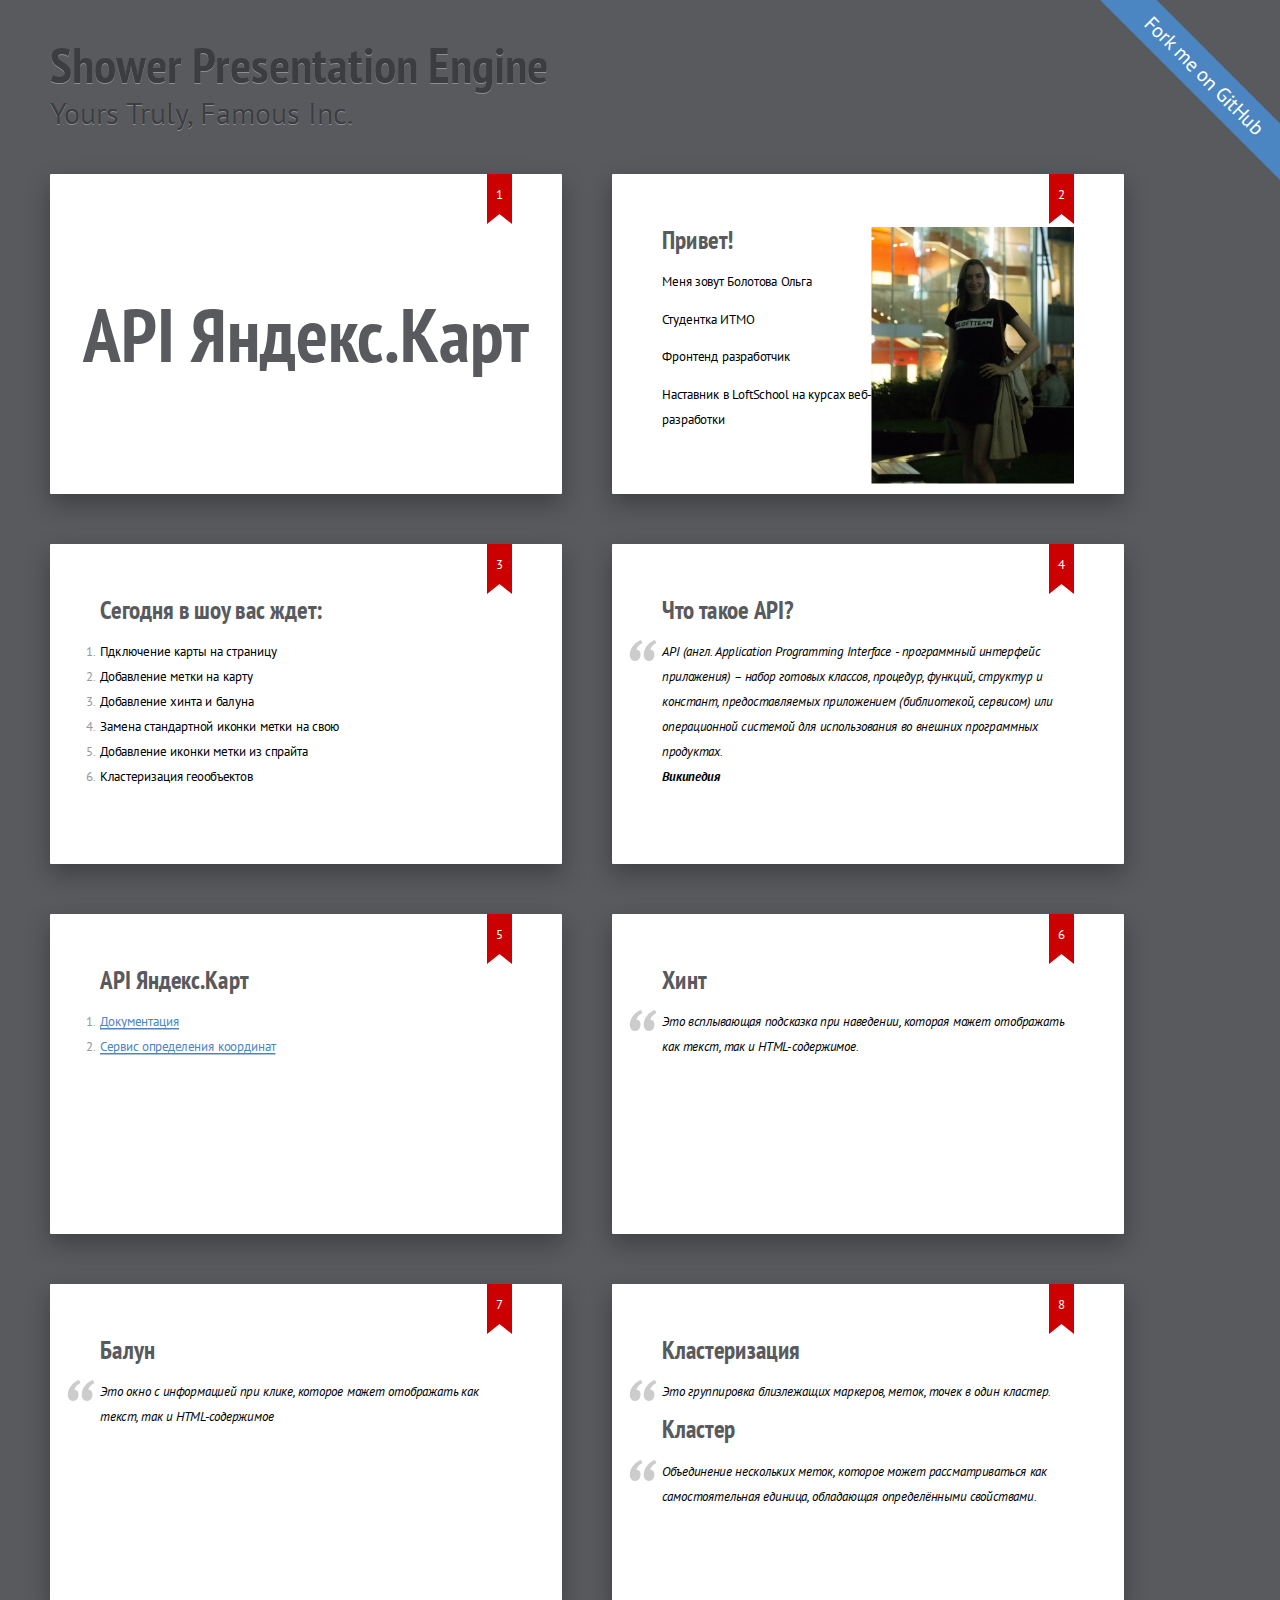
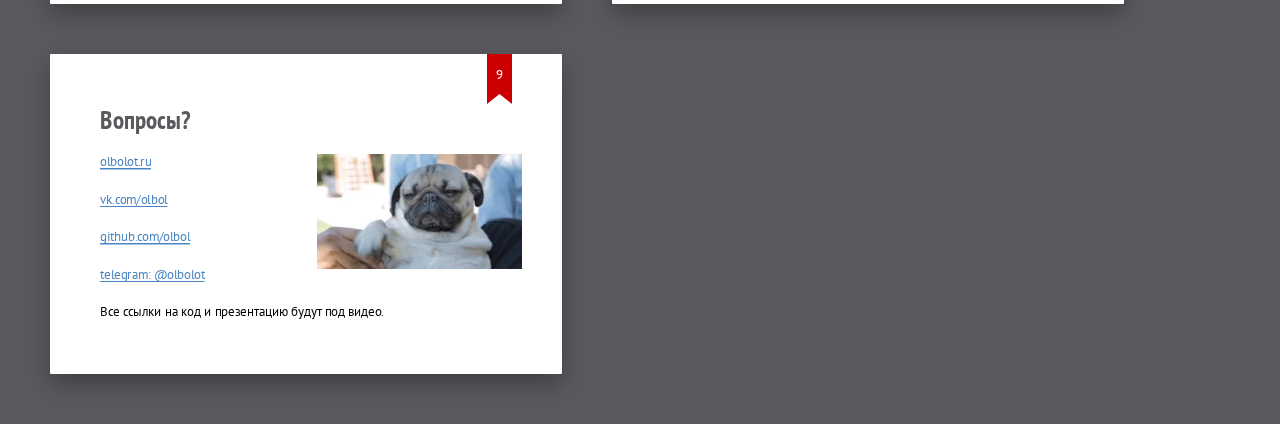
<file: presentation/index.html>
<!DOCTYPE html>
<html lang="en">
<head>
	<title>Shower Presentation Engine</title>
	<meta charset="utf-8">
	<meta http-equiv="x-ua-compatible" content="ie=edge">
	<meta name="viewport" content="width=device-width, initial-scale=1">
	<link rel="stylesheet" href="shower/themes/ribbon/styles/screen-16x10.css">
</head>
<body class="shower list">

<style>
	.olya {
		width: 405px;
		float: right;
	}
</style>

	<header class="caption">
		<h1>Shower Presentation Engine</h1>
		<p>Yours Truly, Famous Inc.</p>
	</header>

		<section class="slide">
		<h2 class="shout shrink">API Яндекс.Карт</h2>
	</section>

	<section class="slide">
	<img src="o.jpeg" alt="" class="olya">
		<h2>Привет!</h2>
		
		<p>Меня зовут Болотова Ольга</p>
		<p>Студентка ИТМО</p>
		<p>Фронтенд разработчик</p>
		<p>Наставник в LoftSchool на курсах веб-разработки</p>
		
	</section>

	<section class="slide">
		<h2>Сегодня в шоу вас ждет:</h2>
		<ol>
			<li>Пдключение карты на страницу</li>
			<li>Добавление метки на карту</li>
			<li>Добавление хинта и балуна</li>
			<li>Замена стандартной иконки метки на свою</li>
			<li>Добавление иконки метки из спрайта</li>
			<li>Кластеризация геообъектов</li>
		</ol>
	</section>

	<section class="slide">
		<h2>Что такое API?</h2>
		<figure>
			<blockquote>
				<p>API (англ. Application Programming Interface - программный интерфейс приложения) – набор готовых классов, процедур, функций, структур и констант, предоставляемых приложением (библиотекой, сервисом) или операционной системой для использования во внешних программных продуктах.</p>
			</blockquote>
			<figcaption>Википедия</figcaption>
		</figure>
	</section>

	<section class="slide">
		<h2>API Яндекс.Карт</h2>
		<ol>
			<li><a href="https://tech.yandex.ru/maps/doc/jsapi/2.1/quick-start/tasks/quick-start-docpage/#problems">Документация</a></li>
			<li class="next"><a href="http://dimik.github.io/ymaps/examples/location-tool/">Сервис определения координат</a></li>
		</ol>
	</section>

	<section class="slide">
		<h2>Хинт</h2>
		<figure>
			<blockquote>
				<p>
				Это всплывающая подсказка при наведении, которая может отображать как текст, так и HTML-содержимое.</p>
			</blockquote>
		</figure>
	</section>

	<section class="slide">
		<h2>Балун</h2>
		<figure>
			<blockquote>
				<p>Это окно с информацией при клике, которое может отображать как текст, так и HTML-содержимое	</p>		</blockquote>
		</figure>
	</section>

	<section class="slide">
		<h2>Кластеризация</h2>
		<figure>
			<blockquote>
				<p>Это группировка близлежащих маркеров, меток, точек в один кластер.	</p>		</blockquote>
		</figure>

		<h2>Кластер</h2>
		<figure>
			<blockquote>
				<p>Объединение нескольких меток, которое может рассматриваться как самостоятельная единица, обладающая определёнными свойствами. </p>		</blockquote>
		</figure>
	</section>


	<section class="slide">
		<h2>Вопросы?</h2>
		<p>
			<a href="http://olbolot.ru">olbolot.ru</a>
		</p>
		<p>
			<a href="https://vk.com/olbol">vk.com/olbol</a>
		</p>
		<p>
			<a href="https://github.com/olbol">github.com/olbol</a>
		</p>
		<p>
			<a href="https://web.telegram.org/#/im?p=@olbolot">telegram: @olbolot</a>
		</p>
		<video class="" src="pictures/bye.mov" autoplay loop></video>

		<style>
			video {
				position: absolute;
				width: 40%;
				right: 80px;
				top: 200px;
			}
		</style>
		<p>Все ссылки на код и презентацию будут под видео.</p>
		
	</section>

	

	<footer class="badge">
		<a href="https://github.com/shower/shower">Fork me on GitHub</a>
	</footer>

	<div class="progress"></div>

	<script src="shower/shower.min.js"></script>
	<!-- Copyright © 2017 Yours Truly, Famous Inc. -->

</body>
</html>
</file>
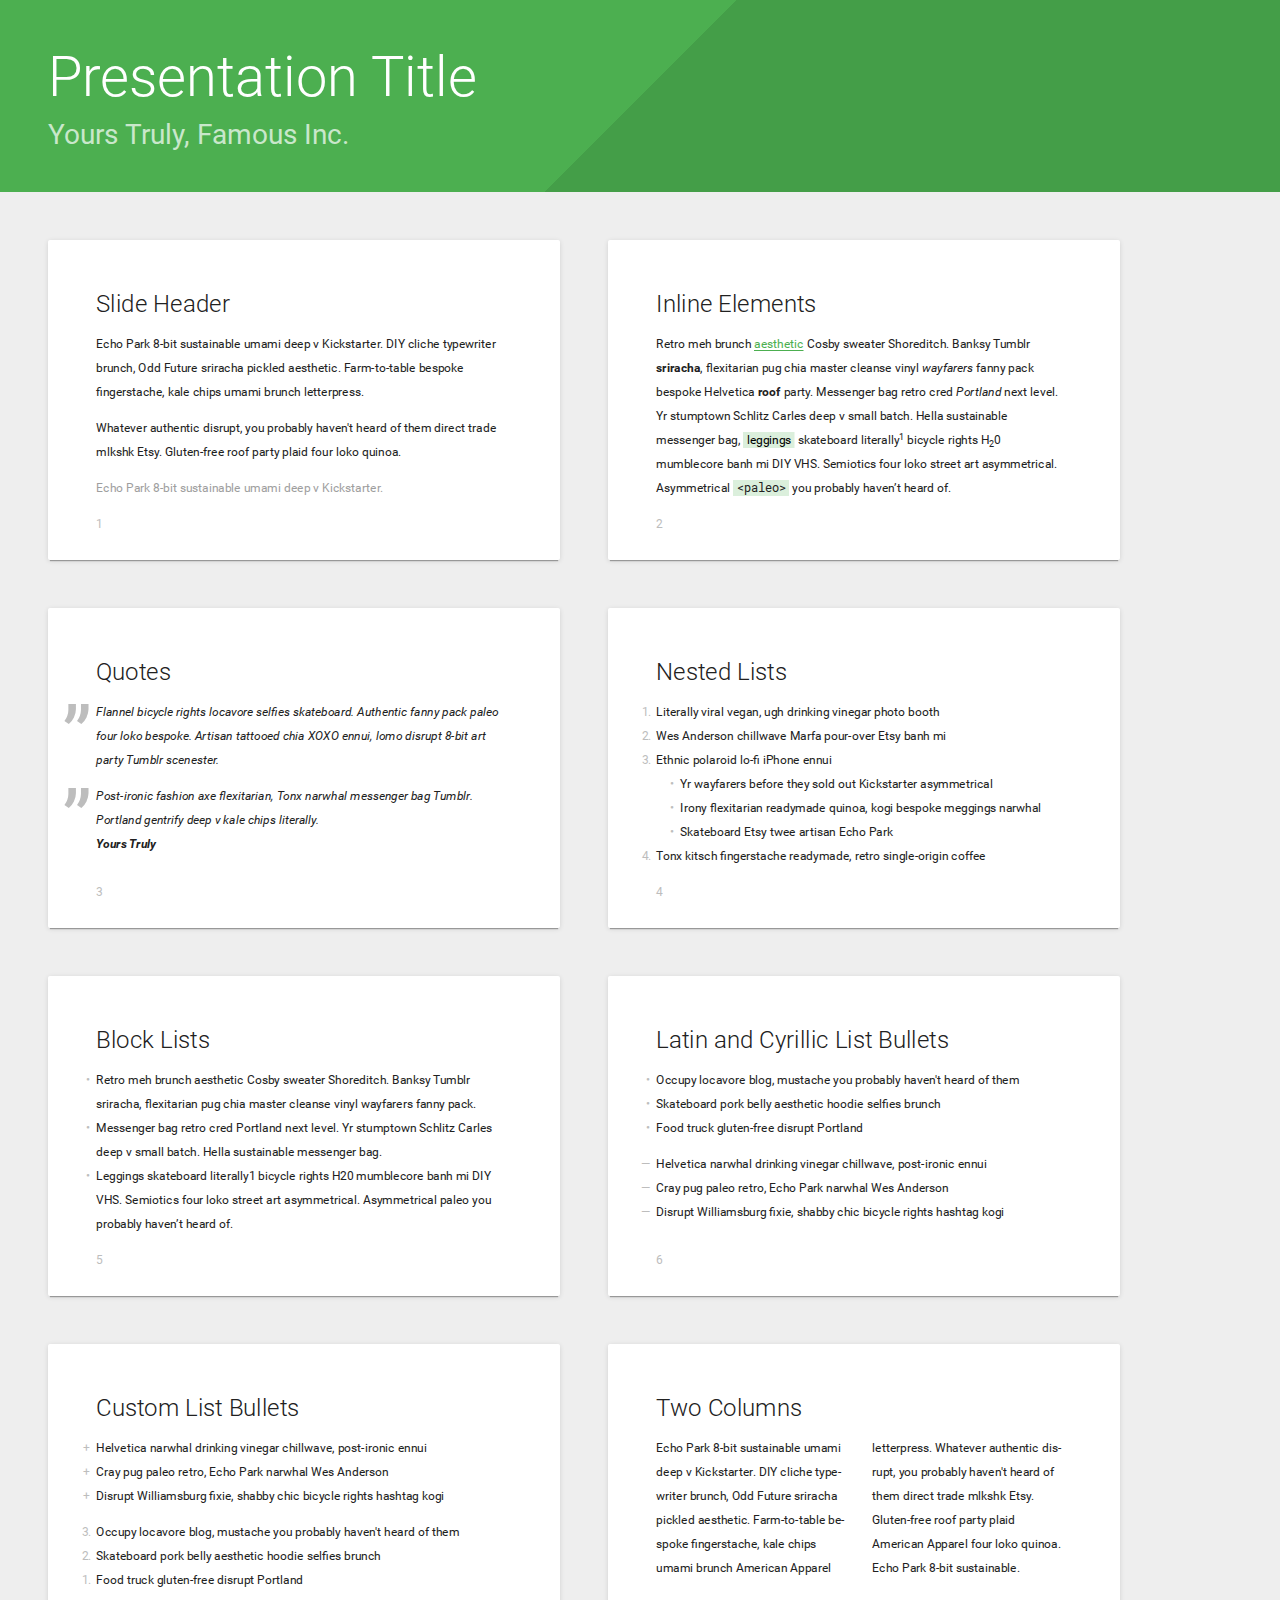
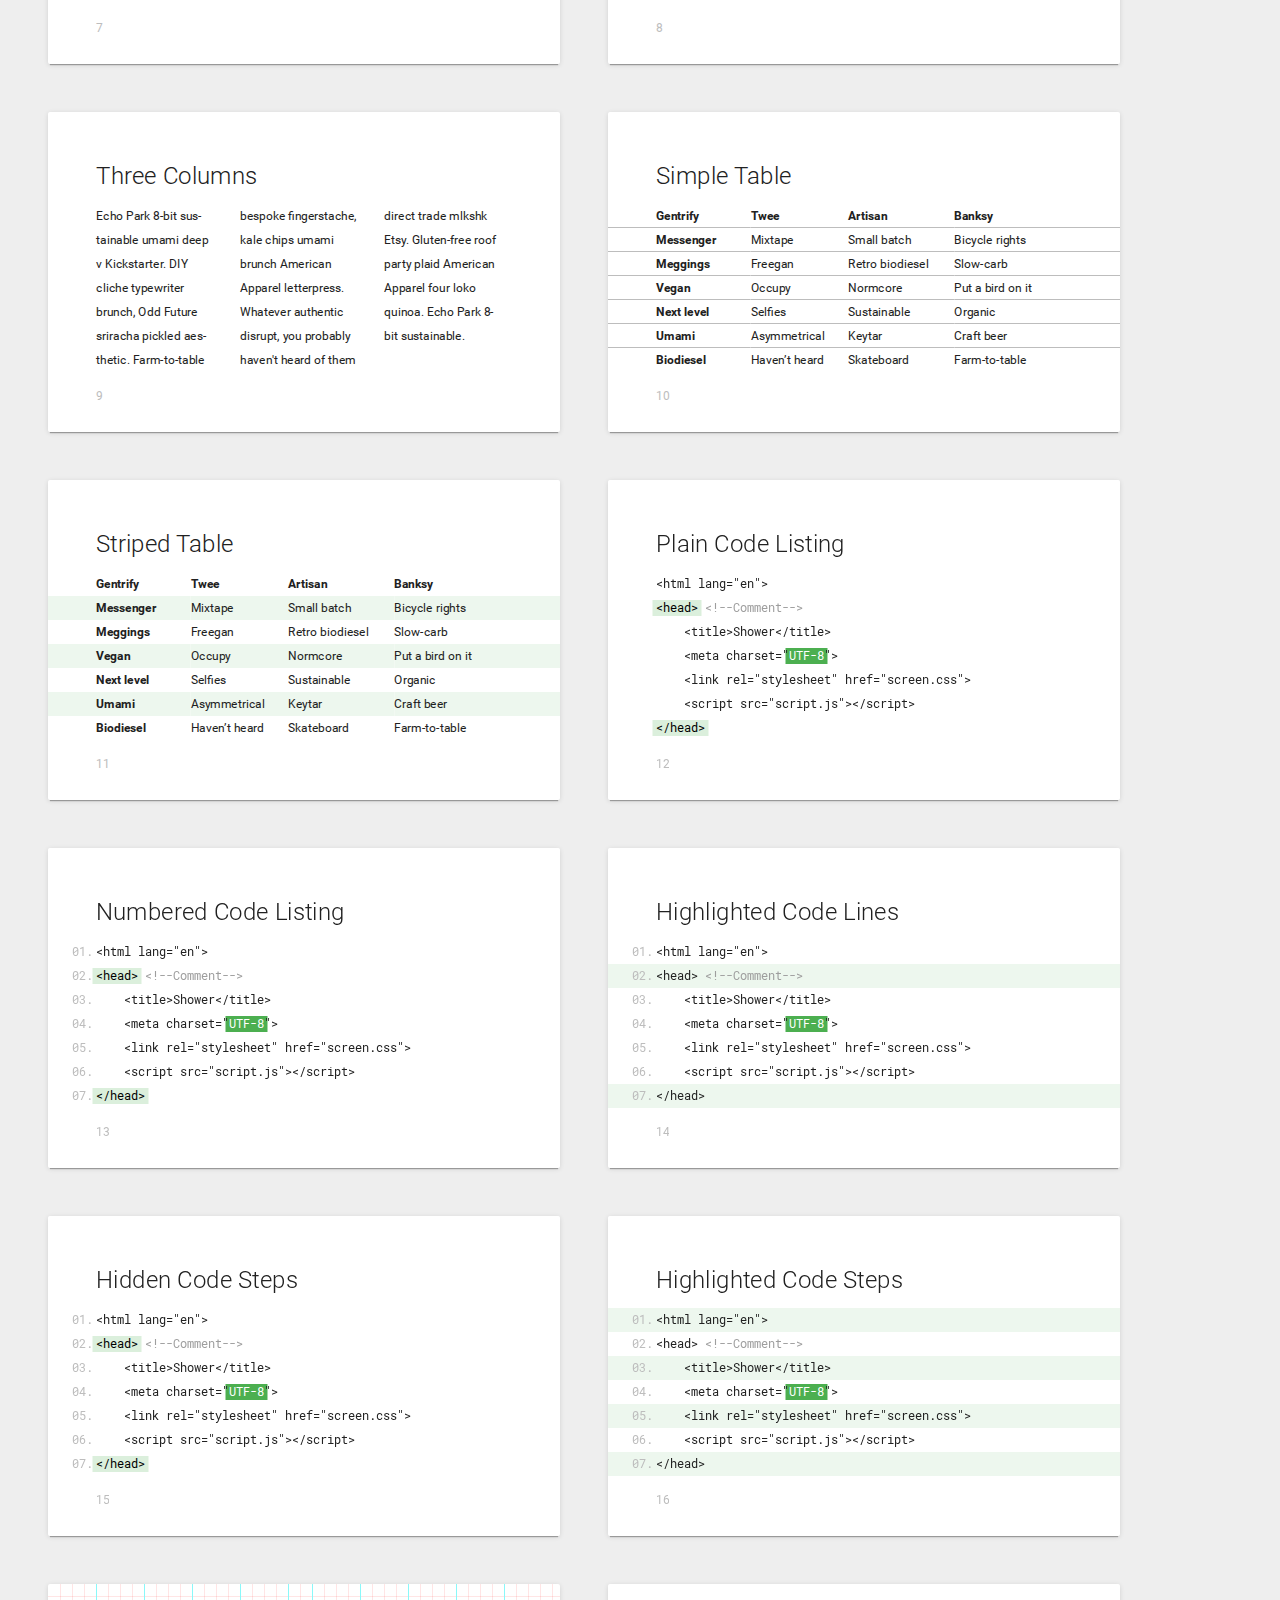
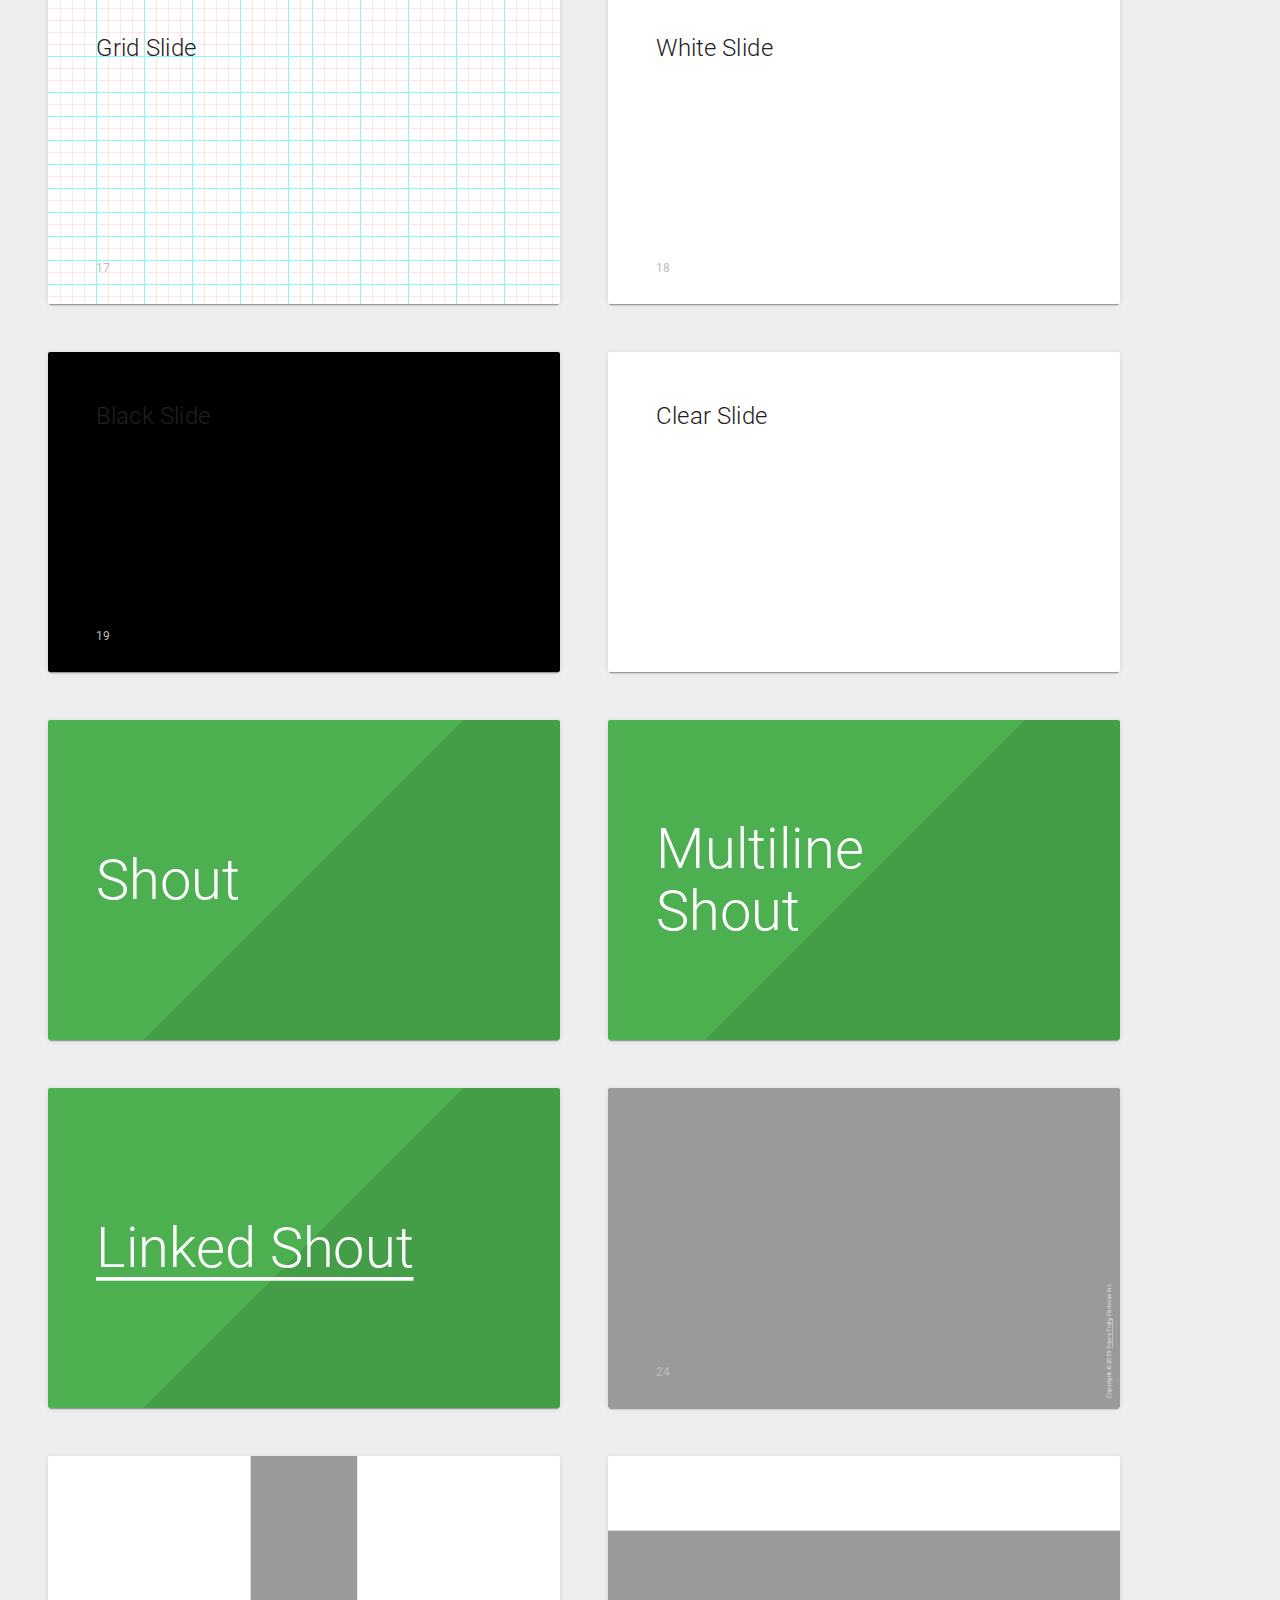
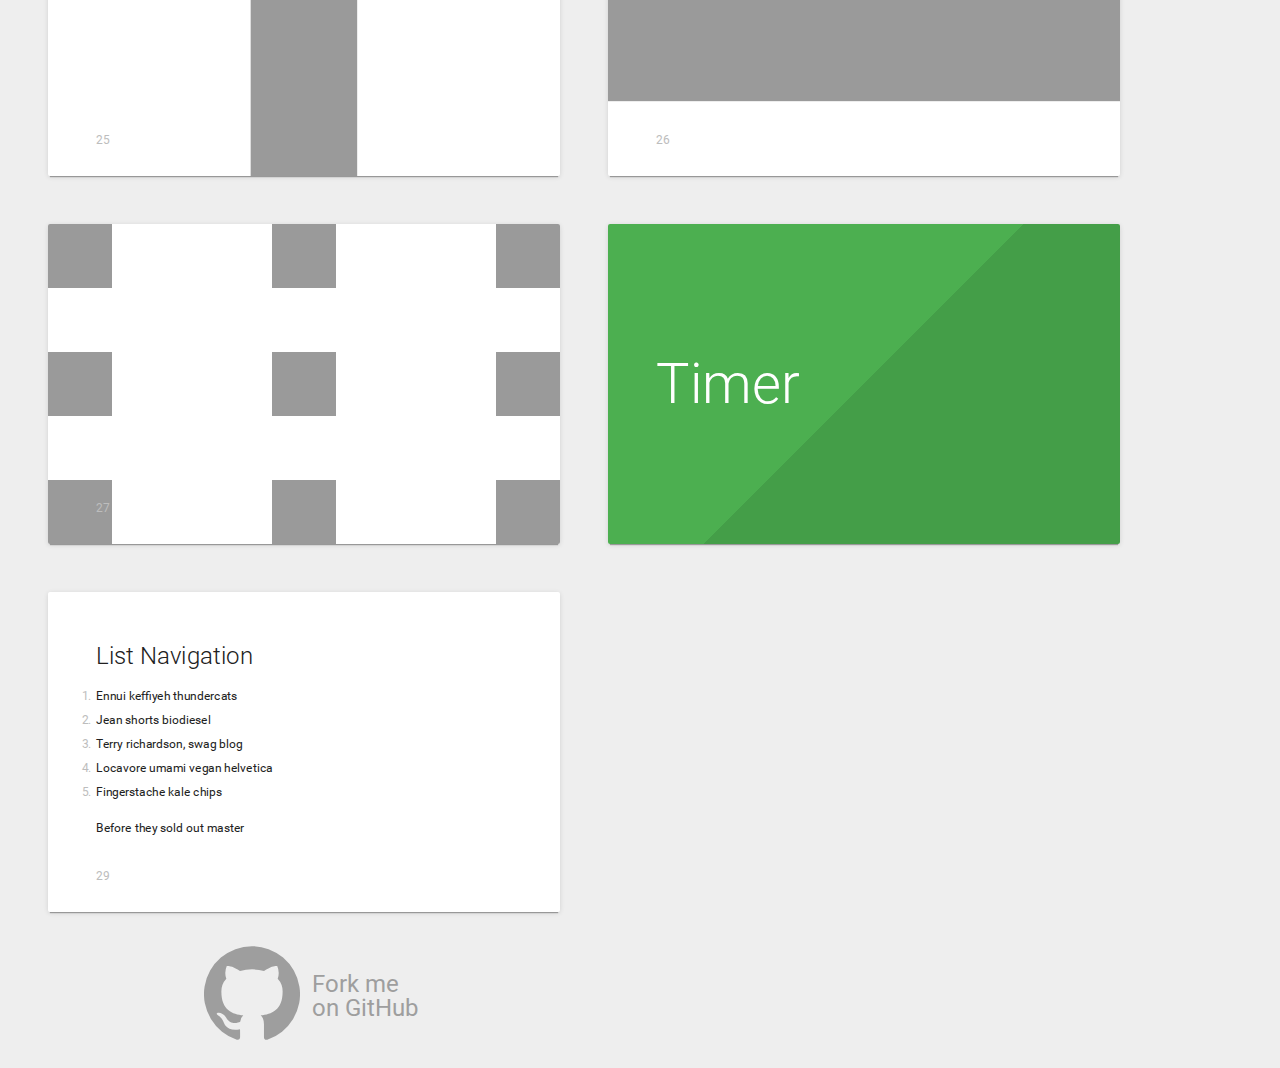
<file: presentation/shower/themes/material/index.html>
<!DOCTYPE html>
<html lang="en">
<head>
	<title>Material theme for Shower</title>
	<meta charset="utf-8">
	<meta http-equiv="x-ua-compatible" content="ie=edge">
	<meta name="viewport" content="width=device-width, initial-scale=1, maximum-scale=1">
	<link rel="stylesheet" href="styles/screen-16x10.css">
</head>
<body class="shower list">
	<header class="caption">
		<h1>Presentation Title</h1>
		<p><a href="">Yours Truly</a>, Famous Inc.</p>
	</header>
	<section class="slide">
		<h2>Slide Header</h2>
		<p>Echo Park 8-bit sustainable umami deep v Kickstarter. DIY cliche typewriter brunch, Odd Future sriracha pickled aesthetic. Farm-to-table bespoke fingerstache, kale chips umami brunch letterpress.</p>
		<p>Whatever authentic disrupt, you probably haven't heard of them direct trade mlkshk Etsy. Gluten-free roof party plaid four loko quinoa.</p>
		<p class="note">Echo Park 8-bit sustainable umami deep v Kickstarter.</p>
	</section>
	<section class="slide">
		<h2>Inline Elements</h2>
		<p>Retro meh brunch <a href="">aesthetic</a> Cosby sweater Shoreditch. Banksy Tumblr <strong>sriracha</strong>, flexitarian pug chia master cleanse vinyl <em>wayfarers</em> fanny pack bespoke Helvetica <b>roof</b> party. Messenger bag retro cred <i>Portland</i> next level. Yr stumptown Schlitz Carles deep v small batch. Hella sustainable messenger bag, <mark>leggings</mark> skateboard literally<sup>1</sup> bicycle rights H<sub>2</sub>0 mumblecore banh mi DIY VHS. Semiotics four loko street art asymmetrical. Asymmetrical <code>&lt;paleo&gt;</code> you probably haven’t heard of.</p>
		<footer class="footer">
			<p>Retro meh brunch <a href="">aesthetic</a> Cosby sweater Shoreditch. Banksy Tumblr <strong>sriracha</strong>, flexitarian pug chia master cleanse vinyl <em>wayfarers</em> fanny pack bespoke Helvetica <b>roof</b> party. Messenger bag retro cred <i>Portland</i> next level. Yr stumptown Schlitz Carles deep v small batch. Hella sustainable messenger bag, <mark>leggings</mark> skateboard literally<sup>1</sup> bicycle rights H<sub>2</sub>0 mumblecore banh mi DIY VHS. Semiotics four loko street art asymmetrical. Asymmetrical <code>&lt;paleo&gt;</code> you probably haven’t heard of.</p>
		</footer>
	</section>
	<section class="slide">
		<h2>Quotes</h2>
		<blockquote>
			<p>Flannel bicycle rights locavore selfies skateboard. Authentic fanny pack paleo four loko bespoke. Artisan tattooed chia XOXO ennui, lomo disrupt 8-bit art party Tumblr scenester.</p>
		</blockquote>
		<figure>
			<blockquote>
				<p>Post-ironic fashion axe flexitarian, Tonx narwhal messenger bag Tumblr. Portland gentrify deep v kale chips literally.</p>
			</blockquote>
			<figcaption>Yours Truly</figcaption>
		</figure>
	</section>
	<section class="slide">
		<h2>Nested Lists</h2>
		<ol>
			<li>Literally viral vegan, ugh drinking vinegar photo booth</li>
			<li>Wes Anderson chillwave Marfa pour-over Etsy banh mi</li>
			<li>Ethnic polaroid lo-fi iPhone ennui
				<ul>
					<li>Yr wayfarers before they sold out Kickstarter asymmetrical</li>
					<li>Irony flexitarian readymade quinoa, kogi bespoke meggings narwhal</li>
					<li>Skateboard Etsy twee artisan Echo Park</li>
				</ul>
			</li>
			<li>Tonx kitsch fingerstache readymade, retro single-origin coffee</li>
		</ol>
	</section>
	<section class="slide">
		<h2>Block Lists</h2>
		<ul>
			<li>Retro meh brunch aesthetic Cosby sweater Shoreditch. Banksy Tumblr sriracha, flexitarian pug chia master cleanse vinyl wayfarers fanny pack.</li>
			<li>Messenger bag retro cred Portland next level. Yr stumptown Schlitz Carles deep v small batch. Hella sustainable messenger bag.</li>
			<li>Leggings skateboard literally1 bicycle rights H20 mumblecore banh mi DIY VHS. Semiotics four loko street art asymmetrical. Asymmetrical paleo you probably haven’t heard of.</li>
		</ul>
	</section>
	<section class="slide">
		<h2>Latin and Cyrillic List Bullets</h2>
		<ul lang="en">
			<li>Occupy locavore blog, mustache you probably haven't heard of them</li>
			<li>Skateboard pork belly aesthetic hoodie selfies brunch</li>
			<li>Food truck gluten-free disrupt Portland</li>
		</ul>
		<ul lang="ru">
			<li>Helvetica narwhal drinking vinegar chillwave, post-ironic ennui</li>
			<li>Cray pug paleo retro, Echo Park narwhal Wes Anderson</li>
			<li>Disrupt Williamsburg fixie, shabby chic bicycle rights hashtag kogi</li>
		</ul>
	</section>
	<section class="slide">
		<h2>Custom List Bullets</h2>
		<ul>
			<li value="+">Helvetica narwhal drinking vinegar chillwave, post-ironic ennui</li>
			<li value="+">Cray pug paleo retro, Echo Park narwhal Wes Anderson</li>
			<li value="+">Disrupt Williamsburg fixie, shabby chic bicycle rights hashtag kogi</li>
		</ul>
		<ol>
			<li value="3">Occupy locavore blog, mustache you probably haven't heard of them</li>
			<li value="2">Skateboard pork belly aesthetic hoodie selfies brunch</li>
			<li value="1">Food truck gluten-free disrupt Portland</li>
		</ol>
	</section>
	<section class="slide">
		<h2>Two Columns</h2>
		<p class="double">Echo Park 8-bit sustainable umami deep v Kickstarter. DIY cliche typewriter brunch, Odd Future sriracha pickled aesthetic. Farm-to-table bespoke fingerstache, kale chips umami brunch American Apparel letterpress. Whatever authentic disrupt, you probably haven't heard of them direct trade mlkshk Etsy. Gluten-free roof party plaid American Apparel four loko quinoa. Echo Park 8-bit sustainable.</p>
	</section>
	<section class="slide">
		<h2>Three Columns</h2>
		<p class="triple">Echo Park 8-bit sustainable umami deep v Kickstarter. DIY cliche typewriter brunch, Odd Future sriracha pickled aesthetic. Farm-to-table bespoke fingerstache, kale chips umami brunch American Apparel letterpress. Whatever authentic disrupt, you probably haven't heard of them direct trade mlkshk Etsy. Gluten-free roof party plaid American Apparel four loko quinoa. Echo Park 8-bit sustainable.</p>
	</section>
	<section class="slide">
		<h2>Simple Table</h2>
		<table>
		<tr>
			<th scope="col">Gentrify</th>
			<th>Twee</th>
			<th>Artisan</th>
			<th>Banksy</th>
		</tr>
		<tr>
			<th scope="row">Messenger</th>
			<td>Mixtape</td>
			<td>Small batch</td>
			<td>Bicycle rights</td>
		</tr>
		<tr>
			<th scope="row">Meggings</th>
			<td>Freegan</td>
			<td>Retro biodiesel</td>
			<td>Slow-carb</td>
		</tr>
		<tr>
			<th scope="row">Vegan</th>
			<td>Occupy</td>
			<td>Normcore</td>
			<td>Put a bird on it</td>
		</tr>
		<tr>
			<th scope="row">Next level</th>
			<td>Selfies</td>
			<td>Sustainable</td>
			<td>Organic</td>
		</tr>
		<tr>
			<th scope="row">Umami</th>
			<td>Asymmetrical</td>
			<td>Keytar</td>
			<td>Craft beer</td>
		</tr>
		<tr>
			<th scope="row">Biodiesel</th>
			<td>Haven’t heard</td>
			<td>Skateboard</td>
			<td>Farm-to-table</td>
		</tr>
		</table>
	</section>
	<section class="slide">
		<h2>Striped Table</h2>
		<table class="striped">
		<tr>
			<th scope="col">Gentrify</th>
			<th>Twee</th>
			<th>Artisan</th>
			<th>Banksy</th>
		</tr>
		<tr>
			<th scope="row">Messenger</th>
			<td>Mixtape</td>
			<td>Small batch</td>
			<td>Bicycle rights</td>
		</tr>
		<tr>
			<th scope="row">Meggings</th>
			<td>Freegan</td>
			<td>Retro biodiesel</td>
			<td>Slow-carb</td>
		</tr>
		<tr>
			<th scope="row">Vegan</th>
			<td>Occupy</td>
			<td>Normcore</td>
			<td>Put a bird on it</td>
		</tr>
		<tr>
			<th scope="row">Next level</th>
			<td>Selfies</td>
			<td>Sustainable</td>
			<td>Organic</td>
		</tr>
		<tr>
			<th scope="row">Umami</th>
			<td>Asymmetrical</td>
			<td>Keytar</td>
			<td>Craft beer</td>
		</tr>
		<tr>
			<th scope="row">Biodiesel</th>
			<td>Haven’t heard</td>
			<td>Skateboard</td>
			<td>Farm-to-table</td>
		</tr>
		</table>
	</section>
	<section class="slide">
		<h2>Plain Code Listing</h2>
		<pre><code>&lt;html lang="en"&gt;
<mark>&lt;head&gt;</mark> <span class="comment">&lt;!--Comment--&gt;</span>
	&lt;title&gt;Shower&lt;/title&gt;
	&lt;meta charset="<mark class="important">UTF-8</mark>"&gt;
	&lt;link rel="stylesheet" href="screen.css"&gt;
	&lt;script src="script.js"&gt;&lt;/script&gt;
<mark>&lt;/head&gt;</mark></code></pre>
	</section>
	<section class="slide">
		<h2>Numbered Code Listing</h2>
		<pre>
			<code>&lt;html lang="en"&gt;</code>
			<code><mark>&lt;head&gt;</mark> <span class="comment">&lt;!--Comment--&gt;</span></code>
			<code>	&lt;title&gt;Shower&lt;/title&gt;</code>
			<code>	&lt;meta charset="<mark class="important">UTF-8</mark>"&gt;</code>
			<code>	&lt;link rel="stylesheet" href="screen.css"&gt;</code>
			<code>	&lt;script src="script.js"&gt;&lt;/script&gt;</code>
			<code><mark>&lt;/head&gt;</mark></code>
		</pre>
	</section>
	<section class="slide">
		<h2>Highlighted Code Lines</h2>
		<pre>
			<code>&lt;html lang="en"&gt;</code>
			<code class="mark">&lt;head&gt; <span class="comment">&lt;!--Comment--&gt;</span></code>
			<code>	&lt;title&gt;Shower&lt;/title&gt;</code>
			<code>	&lt;meta charset="<mark class="important">UTF-8</mark>"&gt;</code>
			<code>	&lt;link rel="stylesheet" href="screen.css"&gt;</code>
			<code>	&lt;script src="script.js"&gt;&lt;/script&gt;</code>
			<code class="mark">&lt;/head&gt;</code>
		</pre>
	</section>
	<section class="slide">
		<h2>Hidden Code Steps</h2>
		<pre>
			<code class="next">&lt;html lang="en"&gt;</code>
			<code class="next"><mark>&lt;head&gt;</mark> <span class="comment">&lt;!--Comment--&gt;</span></code>
			<code class="next">	&lt;title&gt;Shower&lt;/title&gt;</code>
			<code class="next">	&lt;meta charset="<mark class="important">UTF-8</mark>"&gt;</code>
			<code class="next">	&lt;link rel="stylesheet" href="screen.css"&gt;</code>
			<code class="next">	&lt;script src="script.js"&gt;&lt;/script&gt;</code>
			<code class="next"><mark>&lt;/head&gt;</mark></code>
		</pre>
	</section>
	<section class="slide">
		<h2>Highlighted Code Steps</h2>
		<pre>
			<code class="mark next">&lt;html lang="en"&gt;</code>
			<code>&lt;head&gt; <span class="comment">&lt;!--Comment--&gt;</span></code>
			<code class="mark next">	&lt;title&gt;Shower&lt;/title&gt;</code>
			<code>	&lt;meta charset="<mark class="important">UTF-8</mark>"&gt;</code>
			<code class="mark next">	&lt;link rel="stylesheet" href="screen.css"&gt;</code>
			<code>	&lt;script src="script.js"&gt;&lt;/script&gt;</code>
			<code class="mark next">&lt;/head&gt;</code>
		</pre>
	</section>
	<section class="slide grid">
		<h2>Grid Slide</h2>
	</section>
	<section class="slide white">
		<h2>White Slide</h2>
	</section>
	<section class="slide black">
		<h2>Black Slide</h2>
	</section>
	<section class="slide clear">
		<h2>Clear Slide</h2>
	</section>
	<section class="slide">
		<h2 class="shout">Shout</h2>
	</section>
	<section class="slide">
		<h2 class="shout">Multiline<br>Shout</h2>
	</section>
	<section class="slide">
		<h2 class="shout"><a href="">Linked Shout</a></h2>
	</section>
	<section class="slide">
		<figure>
			<img class="cover" src="pictures/exact.png" alt="">
			<figcaption class="white">Copyright © 2015 <a href="">Yours Truly</a>, Famous Inc.</figcaption>
		</figure>
	</section>
	<section class="slide">
		<img class="cover" src="pictures/tall.png" alt="">
	</section>
	<section class="slide">
		<img class="cover" src="pictures/wide.png" alt="">
	</section>
	<section class="slide white">
		<img class="place top left" src="pictures/square.png" alt="">
		<img class="place top" src="pictures/square.png" alt="">
		<img class="place top right" src="pictures/square.png" alt="">
		<img class="place left" src="pictures/square.png" alt="">
		<img class="place" src="pictures/square.png" alt="">
		<img class="place right" src="pictures/square.png" alt="">
		<img class="place bottom left" src="pictures/square.png" alt="">
		<img class="place bottom" src="pictures/square.png" alt="">
		<img class="place bottom right" src="pictures/square.png" alt="">
	</section>
	<section class="slide" data-timing="00:03">
		<h2 class="shout">Timer</h2>
	</section>
	<section class="slide">
		<h2>List Navigation</h2>
		<ol>
			<li>Ennui keffiyeh thundercats</li>
			<li class="next">Jean shorts biodiesel</li>
			<li class="next">Terry richardson, swag blog</li>
			<li class="next">Locavore umami vegan helvetica</li>
			<li class="next">Fingerstache kale chips</li>
		</ol>
		<p class="next">Before they sold out master</p>
	</section>
	<div class="progress"></div>
	<footer class="badge">
		<a href="https://github.com/shower/shower">
			<svg viewBox="0 0 81 79" aria-hidden="true">
				<path d="M40.5 0a40.5 40.5 0 0 0-12.8 78.93c2 .37 2.76-.88 2.76-2s0-3.51-.05-6.89c-11.27 2.45-13.64-5.43-13.64-5.43-1.84-4.68-4.5-5.92-4.5-5.92-3.68-2.51.28-2.46.28-2.46 4.06.29 6.2 4.17 6.2 4.17 3.61 6.19 9.48 4.4 11.79 3.37a8.65 8.65 0 0 1 2.57-5.41c-9-1-18.45-4.5-18.45-20a15.65 15.65 0 0 1 4.17-10.87 14.57 14.57 0 0 1 .4-10.72s3.4-1.09 11.14 4.15a38.39 38.39 0 0 1 20.28 0c7.73-5.24 11.13-4.15 11.13-4.15a14.55 14.55 0 0 1 .4 10.72 15.63 15.63 0 0 1 4.16 10.87c0 15.56-9.47 19-18.49 20 1.45 1.25 2.75 3.72 2.75 7.5v11.11c0 1.08.73 2.34 2.78 1.95A40.51 40.51 0 0 0 40.5 0z"/>
			</svg>
			Fork me<br>on GitHub
		</a>
	</footer>
	<script src="../../shower.min.js"></script>
	<!-- Copyright © 2016 Yours Truly, Famous Inc. -->
</body>
</html>
</file>
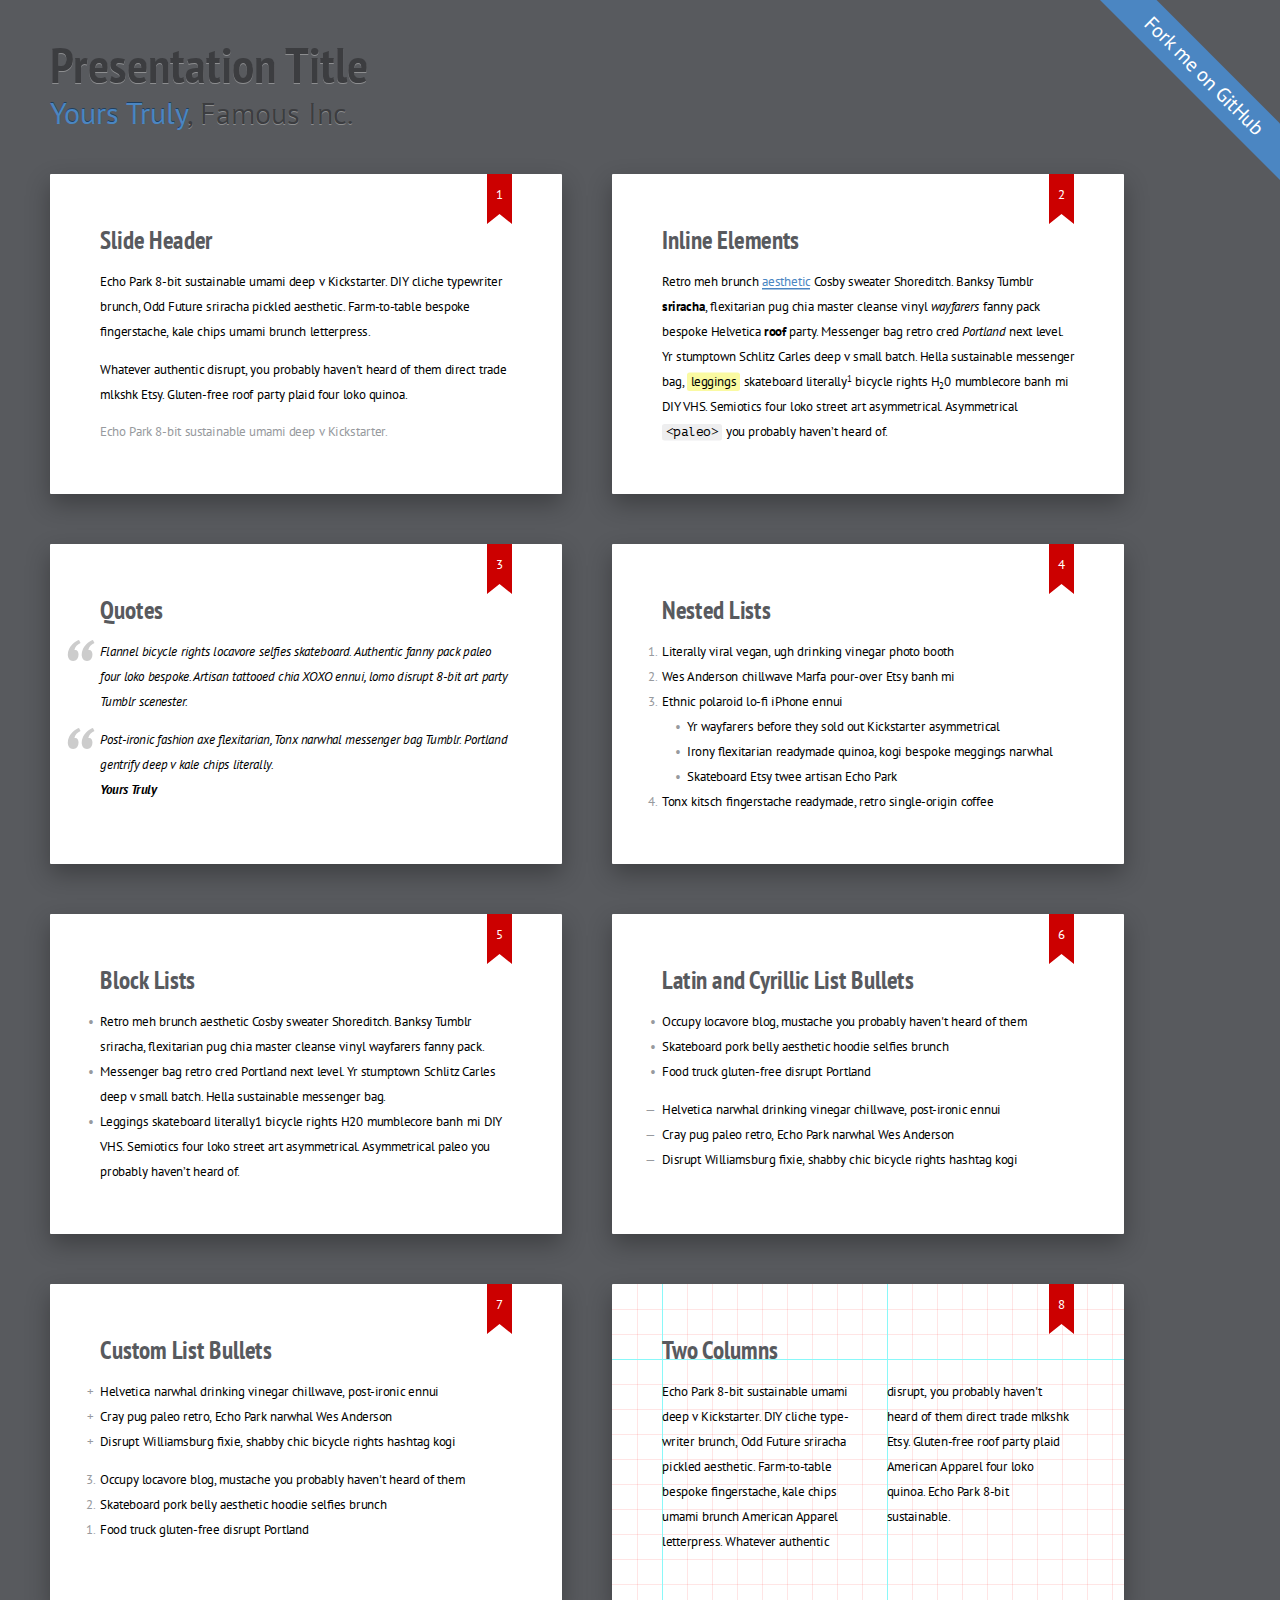
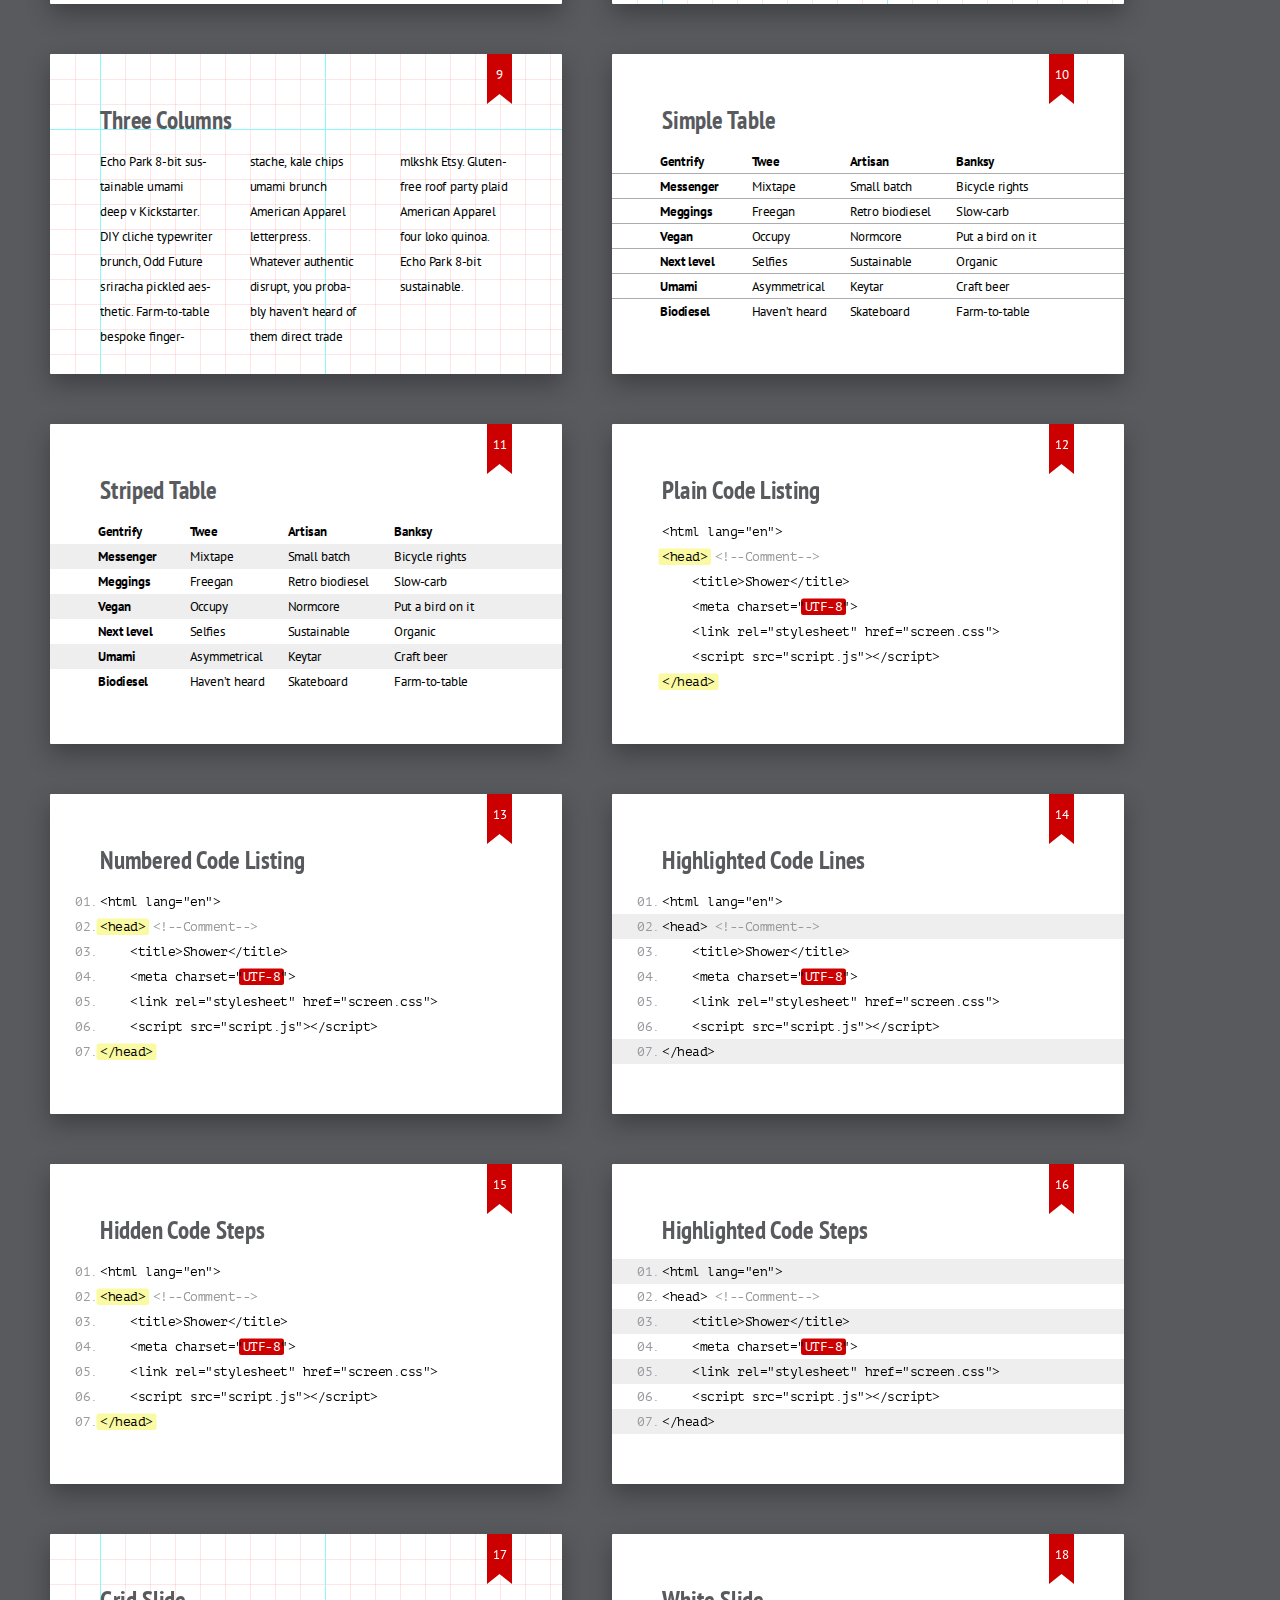
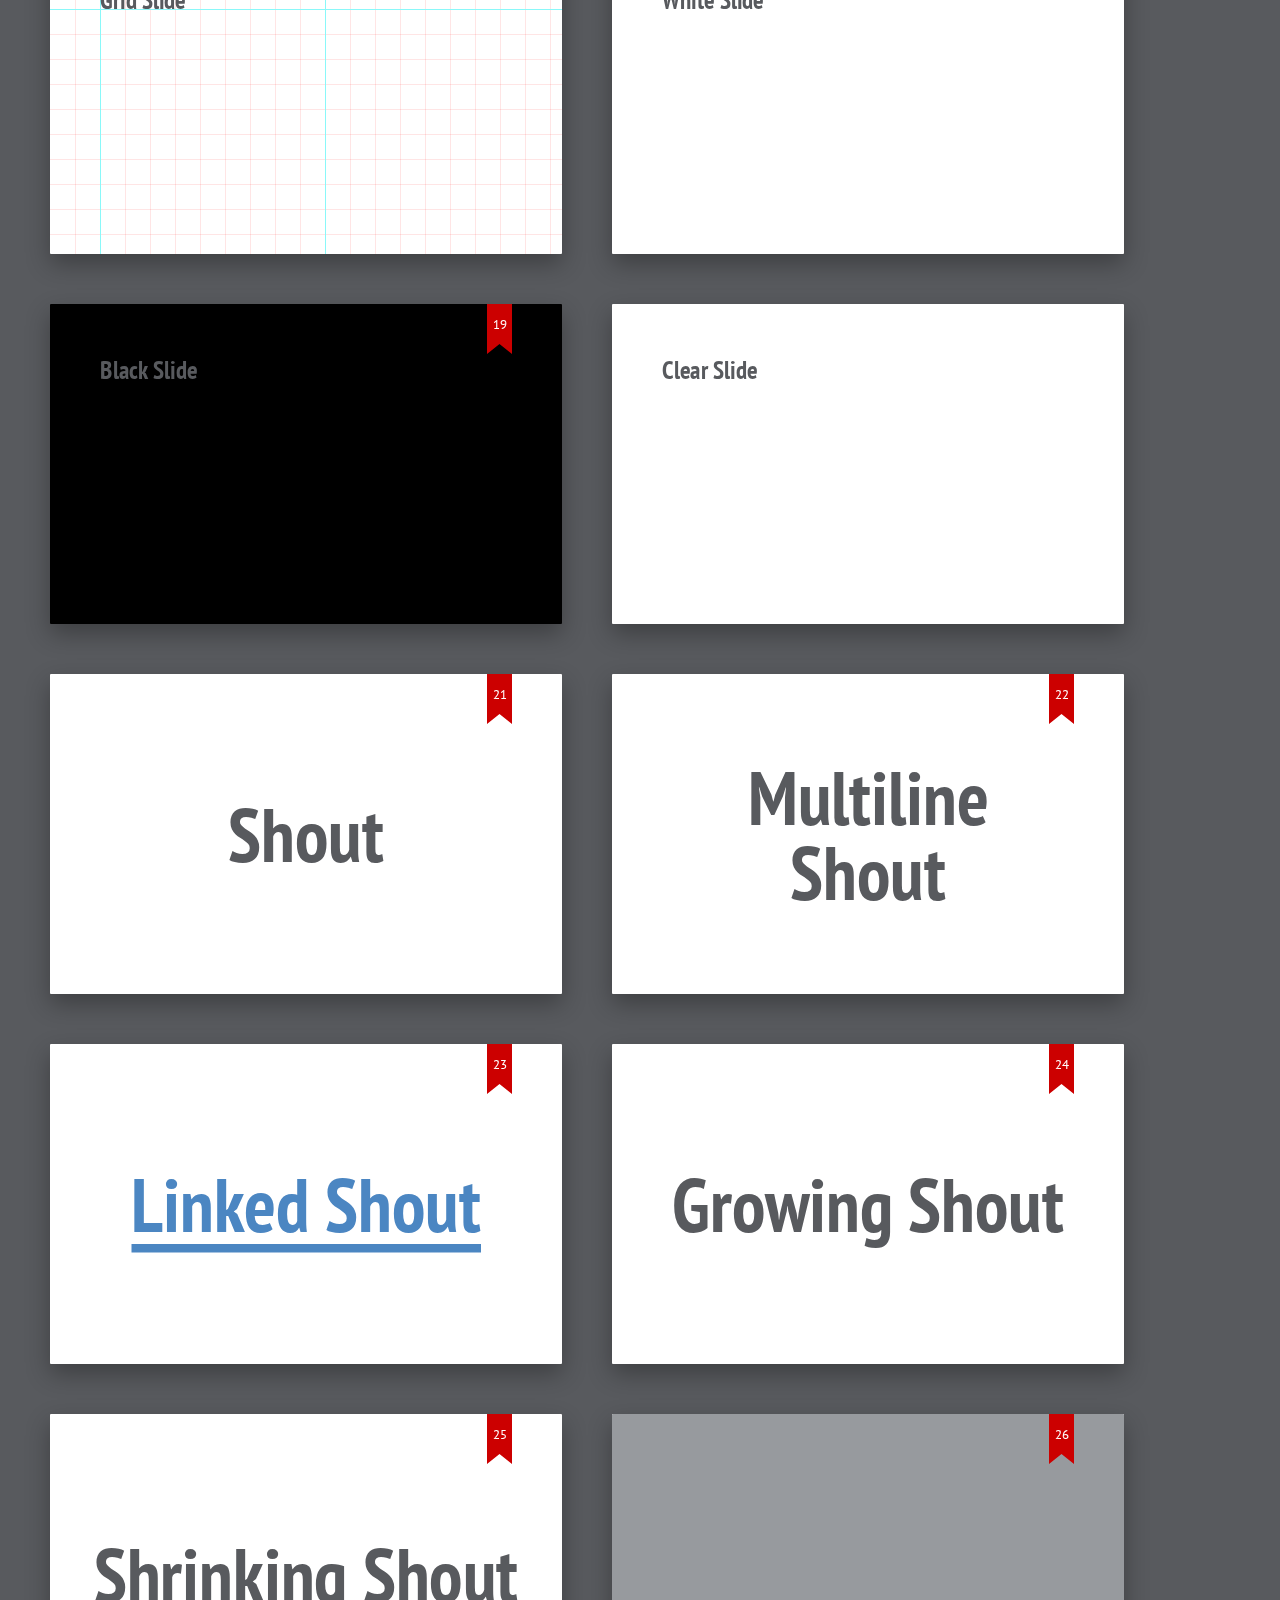
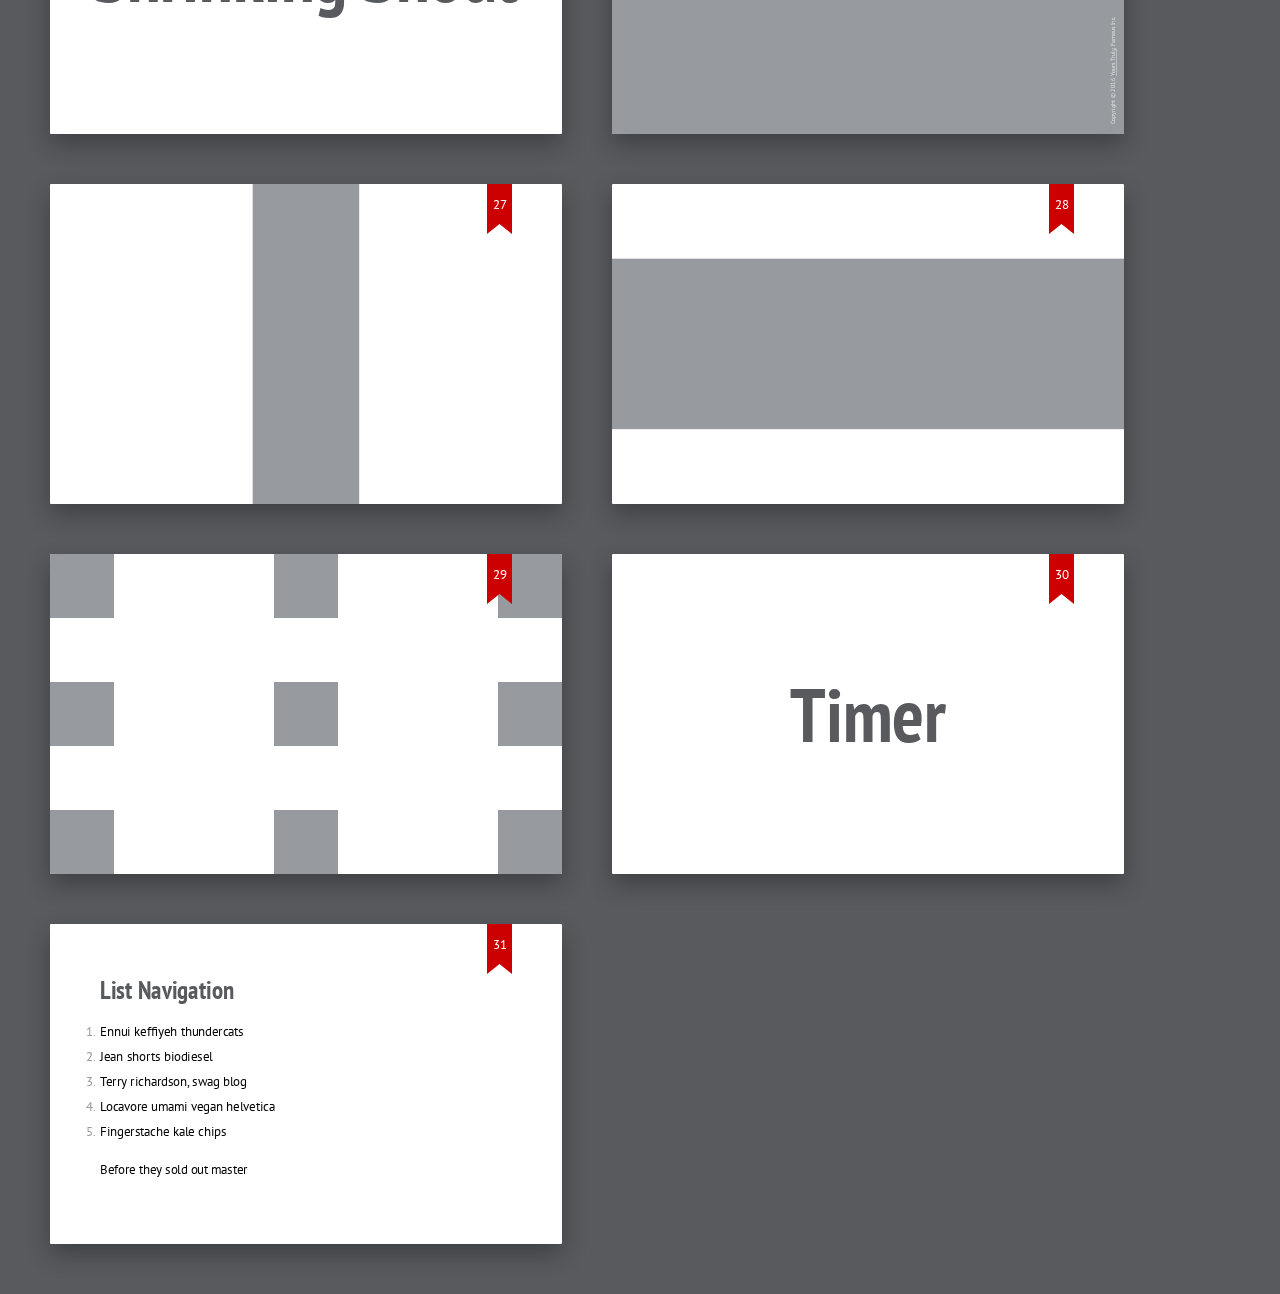
<file: presentation/shower/themes/ribbon/index.html>
<!DOCTYPE html>
<html lang="en">
<head>
	<title>Ribbon theme for Shower</title>
	<meta charset="utf-8">
	<meta http-equiv="x-ua-compatible" content="ie=edge">
	<meta name="viewport" content="width=device-width, initial-scale=1, maximum-scale=1">
	<link rel="stylesheet" href="styles/screen-16x10.css">
</head>
<body class="shower list">
	<header class="caption">
		<h1>Presentation Title</h1>
		<p><a href="">Yours Truly</a>, Famous Inc.</p>
	</header>
	<section class="slide">
		<h2>Slide Header</h2>
		<p>Echo Park 8-bit sustainable umami deep v Kickstarter. DIY cliche typewriter brunch, Odd Future sriracha pickled aesthetic. Farm-to-table bespoke fingerstache, kale chips umami brunch letterpress.</p>
		<p>Whatever authentic disrupt, you probably haven't heard of them direct trade mlkshk Etsy. Gluten-free roof party plaid four loko quinoa.</p>
		<p class="note">Echo Park 8-bit sustainable umami deep v Kickstarter.</p>
	</section>
	<section class="slide">
		<h2>Inline Elements</h2>
		<p>Retro meh brunch <a href="">aesthetic</a> Cosby sweater Shoreditch. Banksy Tumblr <strong>sriracha</strong>, flexitarian pug chia master cleanse vinyl <em>wayfarers</em> fanny pack bespoke Helvetica <b>roof</b> party. Messenger bag retro cred <i>Portland</i> next level. Yr stumptown Schlitz Carles deep v small batch. Hella sustainable messenger bag, <mark>leggings</mark> skateboard literally<sup>1</sup> bicycle rights H<sub>2</sub>0 mumblecore banh mi DIY VHS. Semiotics four loko street art asymmetrical. Asymmetrical <code>&lt;paleo&gt;</code> you probably haven’t heard of.</p>
		<footer class="footer">
			<p>Retro meh brunch <a href="">aesthetic</a> Cosby sweater Shoreditch. Banksy Tumblr <strong>sriracha</strong>, flexitarian pug chia master cleanse vinyl <em>wayfarers</em> fanny pack bespoke Helvetica <b>roof</b> party. Messenger bag retro cred <i>Portland</i> next level. Yr stumptown Schlitz Carles deep v small batch. Hella sustainable messenger bag, <mark>leggings</mark> skateboard literally<sup>1</sup> bicycle rights H<sub>2</sub>0 mumblecore banh mi DIY VHS. Semiotics four loko street art asymmetrical. Asymmetrical <code>&lt;paleo&gt;</code> you probably haven’t heard of.</p>
		</footer>
	</section>
	<section class="slide">
		<h2>Quotes</h2>
		<blockquote>
			<p>Flannel bicycle rights locavore selfies skateboard. Authentic fanny pack paleo four loko bespoke. Artisan tattooed chia XOXO ennui, lomo disrupt 8-bit art party Tumblr scenester.</p>
		</blockquote>
		<figure>
			<blockquote>
				<p>Post-ironic fashion axe flexitarian, Tonx narwhal messenger bag Tumblr. Portland gentrify deep v kale chips literally.</p>
			</blockquote>
			<figcaption>Yours Truly</figcaption>
		</figure>
	</section>
	<section class="slide">
		<h2>Nested Lists</h2>
		<ol>
			<li>Literally viral vegan, ugh drinking vinegar photo booth</li>
			<li>Wes Anderson chillwave Marfa pour-over Etsy banh mi</li>
			<li>Ethnic polaroid lo-fi iPhone ennui
				<ul>
					<li>Yr wayfarers before they sold out Kickstarter asymmetrical</li>
					<li>Irony flexitarian readymade quinoa, kogi bespoke meggings narwhal</li>
					<li>Skateboard Etsy twee artisan Echo Park</li>
				</ul>
			</li>
			<li>Tonx kitsch fingerstache readymade, retro single-origin coffee</li>
		</ol>
	</section>
	<section class="slide">
		<h2>Block Lists</h2>
		<ul>
			<li>Retro meh brunch aesthetic Cosby sweater Shoreditch. Banksy Tumblr sriracha, flexitarian pug chia master cleanse vinyl wayfarers fanny pack.</li>
			<li>Messenger bag retro cred Portland next level. Yr stumptown Schlitz Carles deep v small batch. Hella sustainable messenger bag.</li>
			<li>Leggings skateboard literally1 bicycle rights H20 mumblecore banh mi DIY VHS. Semiotics four loko street art asymmetrical. Asymmetrical paleo you probably haven’t heard of.</li>
		</ul>
	</section>
	<section class="slide">
		<h2>Latin and Cyrillic List Bullets</h2>
		<ul lang="en">
			<li>Occupy locavore blog, mustache you probably haven't heard of them</li>
			<li>Skateboard pork belly aesthetic hoodie selfies brunch</li>
			<li>Food truck gluten-free disrupt Portland</li>
		</ul>
		<ul lang="ru">
			<li>Helvetica narwhal drinking vinegar chillwave, post-ironic ennui</li>
			<li>Cray pug paleo retro, Echo Park narwhal Wes Anderson</li>
			<li>Disrupt Williamsburg fixie, shabby chic bicycle rights hashtag kogi</li>
		</ul>
	</section>
	<section class="slide">
		<h2>Custom List Bullets</h2>
		<ul>
			<li value="+">Helvetica narwhal drinking vinegar chillwave, post-ironic ennui</li>
			<li value="+">Cray pug paleo retro, Echo Park narwhal Wes Anderson</li>
			<li value="+">Disrupt Williamsburg fixie, shabby chic bicycle rights hashtag kogi</li>
		</ul>
		<ol>
			<li value="3">Occupy locavore blog, mustache you probably haven't heard of them</li>
			<li value="2">Skateboard pork belly aesthetic hoodie selfies brunch</li>
			<li value="1">Food truck gluten-free disrupt Portland</li>
		</ol>
	</section>
	<section class="slide grid">
		<h2>Two Columns</h2>
		<p class="double">Echo Park 8-bit sustainable umami deep v Kickstarter. DIY cliche typewriter brunch, Odd Future sriracha pickled aesthetic. Farm-to-table bespoke fingerstache, kale chips umami brunch American Apparel letterpress. Whatever authentic disrupt, you probably haven't heard of them direct trade mlkshk Etsy. Gluten-free roof party plaid American Apparel four loko quinoa. Echo Park 8-bit sustainable.</p>
	</section>
	<section class="slide grid">
		<h2>Three Columns</h2>
		<p class="triple">Echo Park 8-bit sustainable umami deep v Kickstarter. DIY cliche typewriter brunch, Odd Future sriracha pickled aesthetic. Farm-to-table bespoke fingerstache, kale chips umami brunch American Apparel letterpress. Whatever authentic disrupt, you probably haven't heard of them direct trade mlkshk Etsy. Gluten-free roof party plaid American Apparel four loko quinoa. Echo Park 8-bit sustainable.</p>
	</section>
	<section class="slide">
		<h2>Simple Table</h2>
		<table>
		<tr>
			<th scope="col">Gentrify</th>
			<th>Twee</th>
			<th>Artisan</th>
			<th>Banksy</th>
		</tr>
		<tr>
			<th scope="row">Messenger</th>
			<td>Mixtape</td>
			<td>Small batch</td>
			<td>Bicycle rights</td>
		</tr>
		<tr>
			<th scope="row">Meggings</th>
			<td>Freegan</td>
			<td>Retro biodiesel</td>
			<td>Slow-carb</td>
		</tr>
		<tr>
			<th scope="row">Vegan</th>
			<td>Occupy</td>
			<td>Normcore</td>
			<td>Put a bird on it</td>
		</tr>
		<tr>
			<th scope="row">Next level</th>
			<td>Selfies</td>
			<td>Sustainable</td>
			<td>Organic</td>
		</tr>
		<tr>
			<th scope="row">Umami</th>
			<td>Asymmetrical</td>
			<td>Keytar</td>
			<td>Craft beer</td>
		</tr>
		<tr>
			<th scope="row">Biodiesel</th>
			<td>Haven’t heard</td>
			<td>Skateboard</td>
			<td>Farm-to-table</td>
		</tr>
		</table>
	</section>
	<section class="slide">
		<h2>Striped Table</h2>
		<table class="striped">
		<tr>
			<th scope="col">Gentrify</th>
			<th>Twee</th>
			<th>Artisan</th>
			<th>Banksy</th>
		</tr>
		<tr>
			<th scope="row">Messenger</th>
			<td>Mixtape</td>
			<td>Small batch</td>
			<td>Bicycle rights</td>
		</tr>
		<tr>
			<th scope="row">Meggings</th>
			<td>Freegan</td>
			<td>Retro biodiesel</td>
			<td>Slow-carb</td>
		</tr>
		<tr>
			<th scope="row">Vegan</th>
			<td>Occupy</td>
			<td>Normcore</td>
			<td>Put a bird on it</td>
		</tr>
		<tr>
			<th scope="row">Next level</th>
			<td>Selfies</td>
			<td>Sustainable</td>
			<td>Organic</td>
		</tr>
		<tr>
			<th scope="row">Umami</th>
			<td>Asymmetrical</td>
			<td>Keytar</td>
			<td>Craft beer</td>
		</tr>
		<tr>
			<th scope="row">Biodiesel</th>
			<td>Haven’t heard</td>
			<td>Skateboard</td>
			<td>Farm-to-table</td>
		</tr>
		</table>
	</section>
	<section class="slide">
		<h2>Plain Code Listing</h2>
		<pre><code>&lt;html lang="en"&gt;
<mark>&lt;head&gt;</mark> <span class="comment">&lt;!--Comment--&gt;</span>
	&lt;title&gt;Shower&lt;/title&gt;
	&lt;meta charset="<mark class="important">UTF-8</mark>"&gt;
	&lt;link rel="stylesheet" href="screen.css"&gt;
	&lt;script src="script.js"&gt;&lt;/script&gt;
<mark>&lt;/head&gt;</mark></code></pre>
	</section>
	<section class="slide">
		<h2>Numbered Code Listing</h2>
		<pre>
			<code>&lt;html lang="en"&gt;</code>
			<code><mark>&lt;head&gt;</mark> <span class="comment">&lt;!--Comment--&gt;</span></code>
			<code>	&lt;title&gt;Shower&lt;/title&gt;</code>
			<code>	&lt;meta charset="<mark class="important">UTF-8</mark>"&gt;</code>
			<code>	&lt;link rel="stylesheet" href="screen.css"&gt;</code>
			<code>	&lt;script src="script.js"&gt;&lt;/script&gt;</code>
			<code><mark>&lt;/head&gt;</mark></code>
		</pre>
	</section>
	<section class="slide">
		<h2>Highlighted Code Lines</h2>
		<pre>
			<code>&lt;html lang="en"&gt;</code>
			<code class="mark">&lt;head&gt; <span class="comment">&lt;!--Comment--&gt;</span></code>
			<code>	&lt;title&gt;Shower&lt;/title&gt;</code>
			<code>	&lt;meta charset="<mark class="important">UTF-8</mark>"&gt;</code>
			<code>	&lt;link rel="stylesheet" href="screen.css"&gt;</code>
			<code>	&lt;script src="script.js"&gt;&lt;/script&gt;</code>
			<code class="mark">&lt;/head&gt;</code>
		</pre>
	</section>
	<section class="slide">
		<h2>Hidden Code Steps</h2>
		<pre>
			<code class="next">&lt;html lang="en"&gt;</code>
			<code class="next"><mark>&lt;head&gt;</mark> <span class="comment">&lt;!--Comment--&gt;</span></code>
			<code class="next">	&lt;title&gt;Shower&lt;/title&gt;</code>
			<code class="next">	&lt;meta charset="<mark class="important">UTF-8</mark>"&gt;</code>
			<code class="next">	&lt;link rel="stylesheet" href="screen.css"&gt;</code>
			<code class="next">	&lt;script src="script.js"&gt;&lt;/script&gt;</code>
			<code class="next"><mark>&lt;/head&gt;</mark></code>
		</pre>
	</section>
	<section class="slide">
		<h2>Highlighted Code Steps</h2>
		<pre>
			<code class="mark next">&lt;html lang="en"&gt;</code>
			<code>&lt;head&gt; <span class="comment">&lt;!--Comment--&gt;</span></code>
			<code class="mark next">	&lt;title&gt;Shower&lt;/title&gt;</code>
			<code>	&lt;meta charset="<mark class="important">UTF-8</mark>"&gt;</code>
			<code class="mark next">	&lt;link rel="stylesheet" href="screen.css"&gt;</code>
			<code>	&lt;script src="script.js"&gt;&lt;/script&gt;</code>
			<code class="mark next">&lt;/head&gt;</code>
		</pre>
	</section>
	<section class="slide grid">
		<h2>Grid Slide</h2>
	</section>
	<section class="slide white">
		<h2>White Slide</h2>
	</section>
	<section class="slide black">
		<h2>Black Slide</h2>
	</section>
	<section class="slide clear">
		<h2>Clear Slide</h2>
	</section>
	<section class="slide">
		<h2 class="shout">Shout</h2>
	</section>
	<section class="slide">
		<h2 class="shout">Multiline<br>Shout</h2>
	</section>
	<section class="slide">
		<h2 class="shout"><a href="">Linked Shout</a></h2>
	</section>
	<section class="slide">
		<h2 class="shout grow">Growing Shout</h2>
	</section>
	<section class="slide">
		<h2 class="shout shrink">Shrinking Shout</h2>
	</section>
	<section class="slide">
		<figure>
			<img class="cover" src="pictures/exact.png" alt="">
			<figcaption class="white">Copyright © 2016 <a href="">Yours Truly</a>, Famous Inc.</figcaption>
		</figure>
	</section>
	<section class="slide">
		<img class="cover" src="pictures/tall.png" alt="">
	</section>
	<section class="slide">
		<img class="cover" src="pictures/wide.png" alt="">
	</section>
	<section class="slide white">
		<img class="place top left" src="pictures/square.png" alt="">
		<img class="place top" src="pictures/square.png" alt="">
		<img class="place top right" src="pictures/square.png" alt="">
		<img class="place left" src="pictures/square.png" alt="">
		<img class="place" src="pictures/square.png" alt="">
		<img class="place right" src="pictures/square.png" alt="">
		<img class="place bottom left" src="pictures/square.png" alt="">
		<img class="place bottom" src="pictures/square.png" alt="">
		<img class="place bottom right" src="pictures/square.png" alt="">
	</section>
	<section class="slide" data-timing="00:03">
		<h2 class="shout">Timer</h2>
	</section>
	<section class="slide">
		<h2>List Navigation</h2>
		<ol>
			<li>Ennui keffiyeh thundercats</li>
			<li class="next">Jean shorts biodiesel</li>
			<li class="next">Terry richardson, swag blog</li>
			<li class="next">Locavore umami vegan helvetica</li>
			<li class="next">Fingerstache kale chips</li>
		</ol>
		<p class="next">Before they sold out master</p>
	</section>
	<div class="progress"></div>
	<footer class="badge">
		<a href="https://github.com/shower/shower">Fork me on GitHub</a>
	</footer>
	<script src="../../shower.min.js"></script>
	<!-- Copyright © 2016 Yours Truly, Famous Inc. -->
</body>
</html>
</file>
<file: presentation/shower/themes/ribbon/styles/screen-16x10.css>
/**
 * Ribbon theme for Shower HTML presentation engine
 * shower-ribbon v2.1.0, https://github.com/shower/ribbon
 * @copyright 2010–2017 Vadim Makeev, http://pepelsbey.net/
 * @license MIT
 */
@charset "UTF-8";@font-face{font-family:PT Sans;src:url(../fonts/pt-sans-regular.woff) format("woff")}@font-face{font-weight:700;font-family:PT Sans;src:url(../fonts/pt-sans-bold.woff) format("woff")}@font-face{font-style:italic;font-family:PT Sans;src:url(../fonts/pt-sans-italic.woff) format("woff")}@font-face{font-style:italic;font-weight:700;font-family:PT Sans;src:url(../fonts/pt-sans-bold-italic.woff) format("woff")}@font-face{font-family:PT Sans Narrow;font-weight:700;src:url(../fonts/pt-sans-narrow-bold.woff) format("woff")}@font-face{font-family:PT Mono;src:url(../fonts/pt-mono-regular.woff) format("woff")}*,::after,::before{-webkit-box-sizing:border-box;box-sizing:border-box}a,abbr,acronym,address,applet,article,aside,audio,b,big,blockquote,body,canvas,caption,center,cite,code,dd,del,details,dfn,div,dl,dt,em,embed,fieldset,figcaption,figure,footer,form,h1,h2,h3,h4,h5,h6,header,hgroup,html,i,iframe,img,ins,kbd,label,legend,li,mark,menu,nav,object,ol,output,p,pre,q,ruby,s,samp,section,small,span,strike,strong,sub,summary,sup,table,tbody,td,tfoot,th,thead,time,tr,tt,u,ul,var,video{margin:0;padding:0;border:0;font:inherit;vertical-align:baseline}article,aside,details,figcaption,figure,footer,header,hgroup,main,menu,nav,section{display:block}.caption p,body{line-height:1}ol,ul{list-style:none}blockquote,q{quotes:none}blockquote::after,blockquote::before,q::after,q::before{content:none}table{border-collapse:collapse;border-spacing:0}a{text-decoration:none}@page{margin:0;size:1024px 640px}.shower{color:#000;counter-reset:slide;font:25px/2 PT Sans,sans-serif;-webkit-print-color-adjust:exact;-webkit-text-size-adjust:none;-moz-text-size-adjust:none;-ms-text-size-adjust:none}@media print{.shower{text-rendering:geometricPrecision}}.caption{font-size:25px;display:none;margin-top:-.2em;padding:0 1em .93em;width:100%;color:#3c3d40;text-shadow:0 1px 0 #8d8e90}@media (min-width:1174px){.caption{font-size:50px}}@media (min-width:2348px){.caption{font-size:100px}}.caption h1{padding-bottom:.15em;font:700 1em/1 PT Sans Narrow,sans-serif}.caption p{font-size:.6em}.caption a{color:#4b86c2;text-shadow:0 -1px 0 #1f3f60}.slide{position:relative;z-index:1;overflow:hidden;padding:106px 100px 0;width:1024px;height:640px;background:#fff;font-size:25px}.slide::after{position:absolute;top:0;right:100px;padding-top:15px;width:50px;height:100px;background:url(../images/ribbon.svg) no-repeat;color:#fff;counter-increment:slide;content:counter(slide);text-align:center}.slide h2{margin-bottom:34px;color:#585a5e;font:700 50px/1 PT Sans Narrow,sans-serif}.slide p{margin-bottom:1em}.slide p.note{color:#979a9e}.slide a{background:-webkit-gradient(linear,left bottom,left top,color-stop(.09em,currentColor),color-stop(.09em,transparent)) repeat-x;background:linear-gradient(to top,currentColor .09em,transparent .09em) repeat-x;color:#4b86c2}.slide b,.slide strong{font-weight:700}.slide blockquote,.slide dfn,.slide em,.slide i{font-style:italic}.slide code,.slide kbd,.slide mark,.slide samp{padding:.1em .3em;border-radius:.2em}.slide code,.slide kbd,.slide samp{background:rgba(88,90,94,.1);line-height:1;font-family:PT Mono,monospace,monospace}.slide mark{background:#fafaa2}.slide sub,.slide sup{position:relative;line-height:0;font-size:75%}.slide sub{bottom:-.25em}.slide sup{top:-.5em}.slide blockquote::before{position:absolute;margin:-.15em 0 0 -.43em;color:#ccc;line-height:1;font-size:8em;content:'\201C'}.slide blockquote+figcaption{margin:-1em 0 1em;font-style:italic;font-weight:700}.slide ol,.slide ul{margin-bottom:1em;counter-reset:list}.slide ol li,.slide ul li{page-break-inside:avoid;text-indent:-2em}.slide ol li::before,.slide ul li::before{display:inline-block;width:2em;color:#979a9e;text-align:right}.slide ol ol,.slide ol ul,.slide ul ol,.slide ul ul{margin-bottom:0;margin-left:2em}.slide ul>li::before{padding-right:.5em;content:'•'}.slide ul>li:lang(ru)::before{content:'—'}.slide ol>li::before{padding-right:.4em;counter-increment:list;content:counter(list) "."}.slide ol>li[value]::before{content:attr(value) "."}.slide ul>li[value]::before{content:attr(value)}.slide table{margin-left:-100px;margin-bottom:1em;width:calc(100% + 100px + 100px)}.slide table td:first-child,.slide table th:first-child{padding-left:96px}.slide table td:last-child,.slide table th:last-child{padding-right:96px}.slide table th{text-align:left;font-weight:700}.slide table tr:not(:last-of-type)>*{background:-webkit-gradient(linear,left bottom,left top,color-stop(.055em,rgba(88,90,94,.5)),color-stop(.055em,transparent)) repeat-x;background:linear-gradient(to top,rgba(88,90,94,.5) .055em,transparent .055em) repeat-x}.slide table.striped tr:nth-child(even){background:rgba(88,90,94,.1)}.slide table.striped tr>*{background-image:none}.slide pre{margin-bottom:1em;counter-reset:code;white-space:normal}.slide pre code{display:block;margin-left:-100px;padding:0 0 0 100px;width:calc(100% + 100px + 100px);border-radius:0;background:0 0;line-height:2;white-space:pre;-moz-tab-size:4;-o-tab-size:4;tab-size:4}.slide pre code:not(:only-child).mark{background:rgba(88,90,94,.1)}.slide pre code:not(:only-child)::before{position:absolute;margin-left:-2em;color:#979a9e;counter-increment:code;content:counter(code,decimal-leading-zero) "."}.slide pre mark{position:relative;z-index:-1;margin:0 -.3em}.slide pre mark.important{background:#c00;color:#fff}.slide pre .comment{color:#999}.slide footer{position:absolute;right:0;bottom:-640px;left:0;display:none;padding:41px 100px 8px;background:#fbfbba;-webkit-box-shadow:0 1px 0 #fafaa2 inset;box-shadow:0 1px 0 #fafaa2 inset;-webkit-transition:bottom .3s;transition:bottom .3s}.slide footer mark{background:rgba(255,255,255,.8)}.slide:hover>footer{bottom:0}.slide.grid{background-image:url(../images/grid.png);-ms-interpolation-mode:nearest-neighbor;image-rendering:-webkit-optimize-contrast;image-rendering:-moz-crisp-edges;image-rendering:-o-pixelated;image-rendering:pixelated}@media (-webkit-min-device-pixel-ratio:2),(min-resolution:2dppx){.slide.grid{background-image:url(../images/grid@2x.png);background-size:1024px auto}}.slide.black{background-color:#000}.slide.white{background-color:#fff}.slide.clear.active{z-index:2}.slide.clear::after{visibility:hidden}.slide .double,.slide .triple{-webkit-column-gap:75px;column-gap:75px;-webkit-hyphens:auto;-ms-hyphens:auto;hyphens:auto}.slide .double{-webkit-column-count:2;column-count:2}.slide .triple{-webkit-column-count:3;column-count:3}.slide .shout{position:absolute;top:50%;left:0;width:100%;text-align:center;line-height:1;font-size:150px;-webkit-transform:translateY(-50%);transform:translateY(-50%)}.slide .shout a{background:-webkit-gradient(linear,left bottom,left top,color-stop(.11em,currentColor),color-stop(.11em,transparent)) repeat-x;background:linear-gradient(to top,currentColor .11em,transparent .11em) repeat-x}.slide .cover{z-index:-1;max-width:100%;max-height:100%}.slide .cover.w,.slide .cover.width{width:100%;max-height:none}.slide .cover.h,.slide .cover.height{height:100%;max-width:none}.slide .cover+figcaption{position:absolute;bottom:20px;right:10px;font-size:12px;opacity:.7;-webkit-transform-origin:0 100%;transform-origin:0 100%;-webkit-transform:translateX(100%) rotate(-90deg);transform:translateX(100%) rotate(-90deg)}.slide .cover+figcaption.white{color:#fff}.slide .cover+figcaption a{color:currentcolor}.slide .cover,.slide .place{position:absolute;top:50%;left:50%;-webkit-transform:translate(-50%,-50%);transform:translate(-50%,-50%)}.slide .place.b.l,.slide .place.b.r,.slide .place.bottom.left,.slide .place.bottom.right,.slide .place.t.l,.slide .place.t.r,.slide .place.top.left,.slide .place.top.right{-webkit-transform:none;transform:none}.slide .place.b,.slide .place.bottom,.slide .place.t,.slide .place.top{-webkit-transform:translate(-50%,0);transform:translate(-50%,0)}.slide .place.l,.slide .place.left,.slide .place.r,.slide .place.right{-webkit-transform:translate(0,-50%);transform:translate(0,-50%)}.slide .place.t,.slide .place.t.r,.slide .place.top,.slide .place.top.left,.slide .place.top.right{top:0}.slide .place.r,.slide .place.right{right:0;left:auto}.slide .place.b,.slide .place.b.l,.slide .place.b.r,.slide .place.bottom,.slide .place.bottom.left,.slide .place.bottom.right{top:auto;bottom:0}.slide .place.l,.slide .place.left{left:0}.progress{left:-20px;bottom:0;z-index:1;display:none;width:0;height:0;-webkit-box-sizing:content-box;box-sizing:content-box;border:10px solid #4b86c2;border-right-color:transparent;-webkit-transition:width .2s linear;transition:width .2s linear;clip:rect(10px,1044px,20px,20px)}.progress[style*='100%']{padding-left:10px}.badge,.badge a,.progress{position:absolute}.badge{font-size:10px;top:0;z-index:1;overflow:hidden;display:none;width:9em;height:9em;right:0;visibility:hidden}@media (min-width:1174px){.badge{font-size:20px}}@media (min-width:2348px){.badge{font-size:40px}}.badge a{right:-50%;bottom:50%;left:-50%;visibility:visible;background:#4b86c2;color:#fff;text-align:center;line-height:2;-webkit-transform-origin:50% 100%;transform-origin:50% 100%;-webkit-transform:rotate(45deg);transform:rotate(45deg)}.region{display:none}@media screen{.shower.list{padding-top:25px;width:100%;display:-webkit-box;display:-webkit-flex;display:-ms-flexbox;display:flex;-webkit-flex-wrap:wrap;-ms-flex-wrap:wrap;flex-wrap:wrap;background:#585a5e;position:absolute;clip:rect(0,auto,auto,0)}}@media screen and (min-width:1174px){.shower.list{padding-top:50px}}@media screen and (min-width:2348px){.shower.list{padding-top:100px}}@media screen{.shower.list .caption{display:block}.shower.list .slide{-webkit-transform-origin:0 0;transform-origin:0 0;margin:0 -768px -455px 25px;-webkit-transform:scale(.25);transform:scale(.25);border-radius:2px;-webkit-box-shadow:0 20px 50px rgba(0,0,0,.3);box-shadow:0 20px 50px rgba(0,0,0,.3)}}@media screen and (min-width:1174px){.shower.list .slide{margin:0 -512px -270px 50px;-webkit-transform:scale(.5);transform:scale(.5)}}@media screen and (min-width:2348px){.shower.list .slide{margin:0 0 100px 100px;-webkit-transform:scale(1);transform:scale(1)}}@media screen{.shower.list .slide:hover{-webkit-box-shadow:0 0 0 20px rgba(0,0,0,.1),0 20px 50px rgba(0,0,0,.3);box-shadow:0 0 0 20px rgba(0,0,0,.1),0 20px 50px rgba(0,0,0,.3)}.shower.list .slide.active{-webkit-box-shadow:0 0 0 1px #376da3,0 0 0 20px #4b86c2,0 20px 50px rgba(0,0,0,.3);box-shadow:0 0 0 1px #376da3,0 0 0 20px #4b86c2,0 20px 50px rgba(0,0,0,.3)}.shower.list .slide *{pointer-events:none}.shower.list .badge,.shower.list .slide footer{display:block}.shower.full{position:absolute;top:50%;left:50%;overflow:hidden;margin:-320px 0 0 -512px;width:1024px;height:640px;background:#000}.shower.full .slide{position:absolute;top:0;left:0;margin-left:-150%;visibility:hidden}.shower.full .slide.active{margin:0;visibility:visible}.shower.full .slide pre code:not(:only-child).mark.next{visibility:visible;background:0 0}.shower.full .slide pre code:not(:only-child).mark.next.active{background:rgba(88,90,94,.1)}.shower.full .slide .next{visibility:hidden}.shower.full .slide .next.active{visibility:visible}.shower.full .slide .shout.grow,.shower.full .slide .shout.shrink{opacity:0;-webkit-transition:.4s ease-out;transition:.4s ease-out;-webkit-transition-property:opacity,-webkit-transform;transition-property:opacity,transform;transition-property:opacity,transform,-webkit-transform}.shower.full .slide .shout.grow{-webkit-transform:scale(.1) translateY(-50%);transform:scale(.1) translateY(-50%)}.shower.full .slide .shout.shrink{-webkit-transform:scale(10) translateY(-50%);transform:scale(10) translateY(-50%)}.shower.full .slide.active .shout.grow,.shower.full .slide.active .shout.shrink{opacity:1;-webkit-transform:scale(1) translateY(-50%);transform:scale(1) translateY(-50%)}.shower.full .progress{display:block;-webkit-transform:translateZ(0);transform:translateZ(0)}.shower.full .region{position:absolute;clip:rect(0 0 0 0);overflow:hidden;margin:-1px;padding:0;width:1px;height:1px;border:none;display:block}}
</file>
<file: presentation/shower/themes/material/styles/screen-16x10.css>
/**
 * Material theme for Shower HTML presentation engine
 * shower-material v1.1.0, https://github.com/shower/material
 * @copyright 2010–2017 Vadim Makeev, http://pepelsbey.net/
 * @license MIT
 */
@charset "UTF-8";@font-face{font-family:Roboto;src:url(../fonts/roboto-regular.woff) format("woff")}@font-face{font-weight:700;font-family:Roboto;src:url(../fonts/roboto-bold.woff) format("woff")}@font-face{font-style:italic;font-family:Roboto;src:url(../fonts/roboto-italic.woff) format("woff")}@font-face{font-style:italic;font-weight:700;font-family:Roboto;src:url(../fonts/roboto-bold-italic.woff) format("woff")}@font-face{font-family:Roboto Light;src:url(../fonts/roboto-light.woff) format("woff")}@font-face{font-family:Roboto Mono;src:url(../fonts/roboto-mono-regular.woff) format("woff")}*,::after,::before{-webkit-box-sizing:border-box;box-sizing:border-box}a,abbr,acronym,address,applet,article,aside,audio,b,big,blockquote,body,canvas,caption,center,cite,code,dd,del,details,dfn,div,dl,dt,em,embed,fieldset,figcaption,figure,footer,form,h1,h2,h3,h4,h5,h6,header,hgroup,html,i,iframe,img,ins,kbd,label,legend,li,mark,menu,nav,object,ol,output,p,pre,q,ruby,s,samp,section,small,span,strike,strong,sub,summary,sup,table,tbody,td,tfoot,th,thead,time,tr,tt,u,ul,var,video{margin:0;padding:0;border:0;font:inherit;vertical-align:baseline}article,aside,details,figcaption,figure,footer,header,hgroup,main,menu,nav,section{display:block}.caption p,.shower,body{line-height:1}ol,ul{list-style:none}blockquote,q{quotes:none}blockquote::after,blockquote::before,q::after,q::before{content:none}table{border-collapse:collapse;border-spacing:0}a{text-decoration:none}@page{margin:0;size:1024px 640px}.shower{color:#212121;counter-reset:slide;font-family:Roboto,sans-serif;-webkit-print-color-adjust:exact;-webkit-text-size-adjust:none;-moz-text-size-adjust:none;-ms-text-size-adjust:none}@media print{.shower{text-rendering:geometricPrecision}}.caption{margin-top:-24px;font-size:24px;display:none;margin-bottom:1em;padding:1.02em 0 .9em 1em;width:100%;background:#4caf50 linear-gradient(135deg,#4caf50 50%,#449e48 50%) no-repeat}@media (min-width:1168px){.caption{margin-top:-48px;font-size:48px}}@media (min-width:2336px){.caption{margin-top:-96px;font-size:96px}}.caption h1{padding-bottom:.28em;color:#fff;font:1.17em/1 Roboto Light,sans-serif}.caption p{color:#c9e7cb;font-size:.58em}.caption a{color:inherit}.slide{position:relative;z-index:1;overflow:hidden;padding:104px 112px 0 96px;width:1024px;height:640px;background:#fff;line-height:2;font-size:24px}.slide::after{position:absolute;left:96px;bottom:48px;color:#bdbdbd;counter-increment:slide;content:counter(slide)}.slide h2{margin-bottom:32px;color:#212121;font:48px/1 Roboto Light,sans-serif}.slide p{margin-bottom:1em}.slide p.note,.slide pre .comment{color:#9e9e9e}.slide a{background:-webkit-gradient(linear,left bottom,left top,color-stop(.09em,currentColor),color-stop(.09em,transparent)) repeat-x;background:linear-gradient(to top,currentColor .09em,transparent .09em) repeat-x;color:#4caf50}.slide b,.slide strong{font-weight:700}.slide blockquote,.slide dfn,.slide em,.slide i{font-style:italic}.slide code,.slide kbd,.slide mark,.slide samp{padding:.1em .3em;background:#dbefdc}.slide code,.slide kbd,.slide samp{line-height:1;font-family:Roboto Mono,monospace,monospace}.slide sub,.slide sup{position:relative;line-height:0;font-size:75%}.slide sub{bottom:-.25em}.slide sup{top:-.5em}.slide blockquote::before{position:absolute;margin:-.04em 0 0 -.4em;color:#bdbdbd;line-height:1;font-style:normal;font-size:7em;content:'\201D'}.slide blockquote+figcaption{margin:-1em 0 1em;font-style:italic;font-weight:700}.slide ol,.slide ul{margin-bottom:1em;counter-reset:list}.slide ol li,.slide ul li{page-break-inside:avoid;text-indent:-2em}.slide ol li::before,.slide ul li::before{display:inline-block;width:2em;color:#bdbdbd;text-align:right}.slide ol ol,.slide ol ul,.slide ul ol,.slide ul ul{margin-bottom:0;margin-left:2em}.slide ul>li::before{padding-right:.5em;content:'•'}.slide ul>li:lang(ru)::before{content:'—'}.slide ol>li::before{padding-right:.4em;counter-increment:list;content:counter(list) "."}.slide ol>li[value]::before{content:attr(value) "."}.slide ul>li[value]::before{content:attr(value)}.slide table{margin-left:-96px;margin-bottom:1em;width:calc(100% + 96px + 112px)}.slide table td:first-child,.slide table th:first-child{padding-left:96px}.slide table td:last-child,.slide table th:last-child{padding-right:96px}.slide table th{text-align:left;font-weight:700}.slide table tr:not(:last-of-type)>*{background:-webkit-gradient(linear,left bottom,left top,color-stop(.055em,#bdbdbd),color-stop(.055em,transparent)) repeat-x;background:linear-gradient(to top,#bdbdbd .055em,transparent .055em) repeat-x}.slide table.striped tr:nth-child(even){background:#edf7ee}.slide table.striped tr>*{background-image:none}.slide pre{margin-bottom:1em;counter-reset:code;white-space:normal}.slide pre code{display:block;margin-left:-96px;padding:0 0 0 96px;width:calc(100% + 96px + 112px);background:0 0;line-height:2;white-space:pre;-moz-tab-size:4;-o-tab-size:4;tab-size:4}.slide pre code:not(:only-child).mark{background:#edf7ee}.slide pre code:not(:only-child)::before{position:absolute;margin-left:-2em;color:#bdbdbd;counter-increment:code;content:counter(code,decimal-leading-zero) "."}.slide pre mark{position:relative;z-index:-1;margin:0 -.3em}.slide pre mark.important{background:#4caf50;color:#fff}.progress,.slide footer{position:absolute;left:0;z-index:1;display:none}.slide footer{right:0;padding:2em 112px 1em 96px;background:#edf7ee;bottom:-640px;-webkit-transition:bottom .3s;transition:bottom .3s}.slide:hover>footer{bottom:0}.slide.grid{background-image:url(../images/grid.png);-ms-interpolation-mode:nearest-neighbor;image-rendering:-webkit-optimize-contrast;image-rendering:-moz-crisp-edges;image-rendering:-o-pixelated;image-rendering:pixelated}@media (-webkit-min-device-pixel-ratio:2),(min-resolution:2dppx){.slide.grid{background-image:url(../images/grid@2x.png);background-size:1024px auto}}.slide.black{background-color:#000}.slide.white{background-color:#fff}.slide.clear.active{z-index:2}.slide.clear::after{visibility:hidden}.slide .double,.slide .triple{-webkit-column-gap:48px;column-gap:48px;-webkit-hyphens:auto;-ms-hyphens:auto;hyphens:auto}.slide .double{-webkit-column-count:2;column-count:2}.slide .triple{-webkit-column-count:3;column-count:3}.slide .shout{position:absolute;top:50%;left:0;z-index:1;padding-left:96px;width:100%;color:#fff;line-height:1.1;font-size:112px;-webkit-transform:translateY(-50%);transform:translateY(-50%)}.slide .shout a{background:-webkit-gradient(linear,left bottom,left top,color-stop(.06em,currentColor),color-stop(.06em,transparent)) repeat-x;background:linear-gradient(to top,currentColor .06em,transparent .06em) repeat-x;color:inherit}.slide .shout::after{position:absolute;top:-300%;right:0;bottom:-300%;left:0;z-index:-1;background:#4caf50 linear-gradient(135deg,#4caf50 50%,#449e48 50%) no-repeat;content:''}.slide .cover{z-index:-1;max-width:100%;max-height:100%}.slide .cover.w,.slide .cover.width{width:100%;max-height:none}.slide .cover.h,.slide .cover.height{height:100%;max-width:none}.slide .cover+figcaption{position:absolute;bottom:20px;right:10px;font-size:12px;opacity:.7;-webkit-transform-origin:0 100%;transform-origin:0 100%;-webkit-transform:translateX(100%) rotate(-90deg);transform:translateX(100%) rotate(-90deg)}.slide .cover+figcaption.white{color:#fff}.slide .cover+figcaption a{color:currentcolor}.slide .cover,.slide .place{position:absolute;top:50%;left:50%;-webkit-transform:translate(-50%,-50%);transform:translate(-50%,-50%)}.slide .place.b.l,.slide .place.b.r,.slide .place.bottom.left,.slide .place.bottom.right,.slide .place.t.l,.slide .place.t.r,.slide .place.top.left,.slide .place.top.right{-webkit-transform:none;transform:none}.slide .place.b,.slide .place.bottom,.slide .place.t,.slide .place.top{-webkit-transform:translate(-50%,0);transform:translate(-50%,0)}.slide .place.l,.slide .place.left,.slide .place.r,.slide .place.right{-webkit-transform:translate(0,-50%);transform:translate(0,-50%)}.slide .place.t,.slide .place.t.r,.slide .place.top,.slide .place.top.left,.slide .place.top.right{top:0}.slide .place.r,.slide .place.right{right:0;left:auto}.slide .place.b,.slide .place.b.l,.slide .place.b.r,.slide .place.bottom,.slide .place.bottom.left,.slide .place.bottom.right{top:auto;bottom:0}.slide .place.l,.slide .place.left{left:0}.progress{bottom:0;height:8px;background:#4caf50;-webkit-transition:width .2s linear;transition:width .2s linear;clip:rect(0 1024px 8px 0);-webkit-box-shadow:512px 0 0 512px #bdbdbd;box-shadow:512px 0 0 512px #bdbdbd}.badge{font-size:12px;display:none;padding:.5em 0 2em;width:100%}@media (min-width:1168px){.badge{font-size:24px}}@media (min-width:2336px){.badge{font-size:48px}}.badge a{display:inline-block;margin-left:9em;padding-left:4em;color:#9e9e9e}.badge svg{position:absolute;margin:-1.1em 0 0 -4.5em;width:4em;height:4em;fill:currentColor}.region{display:none}@media screen{.shower.list{padding-top:24px;width:100%;display:-webkit-box;display:-webkit-flex;display:-ms-flexbox;display:flex;-webkit-flex-wrap:wrap;-ms-flex-wrap:wrap;flex-wrap:wrap;background:#eee;position:absolute;clip:rect(0,auto,auto,0)}}@media screen and (min-width:1168px){.shower.list{padding-top:48px}}@media screen and (min-width:2336px){.shower.list{padding-top:96px}}@media screen{.shower.list .caption{display:block}.shower.list .slide{-webkit-transform-origin:0 0;transform-origin:0 0;margin:0 -768px -456px 24px;-webkit-transform:scale(.25);transform:scale(.25);border-radius:2px;-webkit-box-shadow:0 12px 4px -8px rgba(0,0,0,.2),0 12px 4px -8px rgba(0,0,0,.14),0 4px 20px 0 rgba(0,0,0,.12);box-shadow:0 12px 4px -8px rgba(0,0,0,.2),0 12px 4px -8px rgba(0,0,0,.14),0 4px 20px 0 rgba(0,0,0,.12)}}@media screen and (min-width:1168px){.shower.list .slide{margin:0 -512px -272px 48px;-webkit-transform:scale(.5);transform:scale(.5)}}@media screen and (min-width:2336px){.shower.list .slide{margin:0 0 96px 96px;-webkit-transform:scale(1);transform:scale(1)}}@media screen{.shower.list .slide:hover{-webkit-box-shadow:0 16px 20px 0 rgba(0,0,0,.2),0 4px 40px 0 rgba(0,0,0,.14),0 8px 16px -4px rgba(0,0,0,.12);box-shadow:0 16px 20px 0 rgba(0,0,0,.2),0 4px 40px 0 rgba(0,0,0,.14),0 8px 16px -4px rgba(0,0,0,.12)}.shower.list .slide.active{-webkit-box-shadow:0 32px 40px 4px rgba(0,0,0,.2),0 12px 56px 8px rgba(0,0,0,.14),0 20px 20px -12px rgba(0,0,0,.12);box-shadow:0 32px 40px 4px rgba(0,0,0,.2),0 12px 56px 8px rgba(0,0,0,.14),0 20px 20px -12px rgba(0,0,0,.12)}}@media screen and (min-width:1168px){.shower.list .slide{border-radius:4px;-webkit-box-shadow:0 6px 2px -4px rgba(0,0,0,.2),0 6px 2px -4px rgba(0,0,0,.14),0 2px 10px 0 rgba(0,0,0,.12);box-shadow:0 6px 2px -4px rgba(0,0,0,.2),0 6px 2px -4px rgba(0,0,0,.14),0 2px 10px 0 rgba(0,0,0,.12)}.shower.list .slide:hover{-webkit-box-shadow:0 8px 10px 0 rgba(0,0,0,.2),0 2px 20px 0 rgba(0,0,0,.14),0 8px 4px -2px rgba(0,0,0,.12);box-shadow:0 8px 10px 0 rgba(0,0,0,.2),0 2px 20px 0 rgba(0,0,0,.14),0 8px 4px -2px rgba(0,0,0,.12)}.shower.list .slide.active{-webkit-box-shadow:0 16px 20px 2px rgba(0,0,0,.2),0 6px 28px 4px rgba(0,0,0,.14),0 10px 10px -6px rgba(0,0,0,.12);box-shadow:0 16px 20px 2px rgba(0,0,0,.2),0 6px 28px 4px rgba(0,0,0,.14),0 10px 10px -6px rgba(0,0,0,.12)}}@media screen and (min-width:2336px){.shower.list .slide{border-radius:8px;-webkit-box-shadow:0 3px 1px -2px rgba(0,0,0,.2),0 3px 1px -2px rgba(0,0,0,.14),0 1px 5px 0 rgba(0,0,0,.12);box-shadow:0 3px 1px -2px rgba(0,0,0,.2),0 3px 1px -2px rgba(0,0,0,.14),0 1px 5px 0 rgba(0,0,0,.12)}.shower.list .slide:hover{-webkit-box-shadow:0 4px 5px 0 rgba(0,0,0,.2),0 1px 10px 0 rgba(0,0,0,.14),0 2px 4px -1px rgba(0,0,0,.12);box-shadow:0 4px 5px 0 rgba(0,0,0,.2),0 1px 10px 0 rgba(0,0,0,.14),0 2px 4px -1px rgba(0,0,0,.12)}.shower.list .slide.active{-webkit-box-shadow:0 8px 10px 1px rgba(0,0,0,.2),0 3px 14px 2px rgba(0,0,0,.14),0 5px 5px -3px rgba(0,0,0,.12);box-shadow:0 8px 10px 1px rgba(0,0,0,.2),0 3px 14px 2px rgba(0,0,0,.14),0 5px 5px -3px rgba(0,0,0,.12)}}@media screen{.shower.list .slide *{pointer-events:none}.shower.list .badge,.shower.list .slide footer{display:block}.shower.full{position:absolute;top:50%;left:50%;overflow:hidden;margin:-320px 0 0 -512px;width:1024px;height:640px;background:#000}.shower.full .slide{position:absolute;top:0;left:0;margin-left:-150%;visibility:hidden}.shower.full .slide.active{margin:0;visibility:visible}.shower.full .slide pre code:not(:only-child).mark.next{visibility:visible;background:0 0}.shower.full .slide pre code:not(:only-child).mark.next.active{background:#edf7ee}.shower.full .slide .next{visibility:hidden}.shower.full .slide .next.active{visibility:visible}.shower.full .slide .shout::after{background-position:1024px 0;-webkit-transition:background-position .4s ease-out;transition:background-position .4s ease-out}.shower.full .slide.active .shout::after{background-position:0 0}.shower.full .progress{display:block}.shower.full .region{position:absolute;clip:rect(0 0 0 0);overflow:hidden;margin:-1px;padding:0;width:1px;height:1px;border:none;display:block}}
</file>
